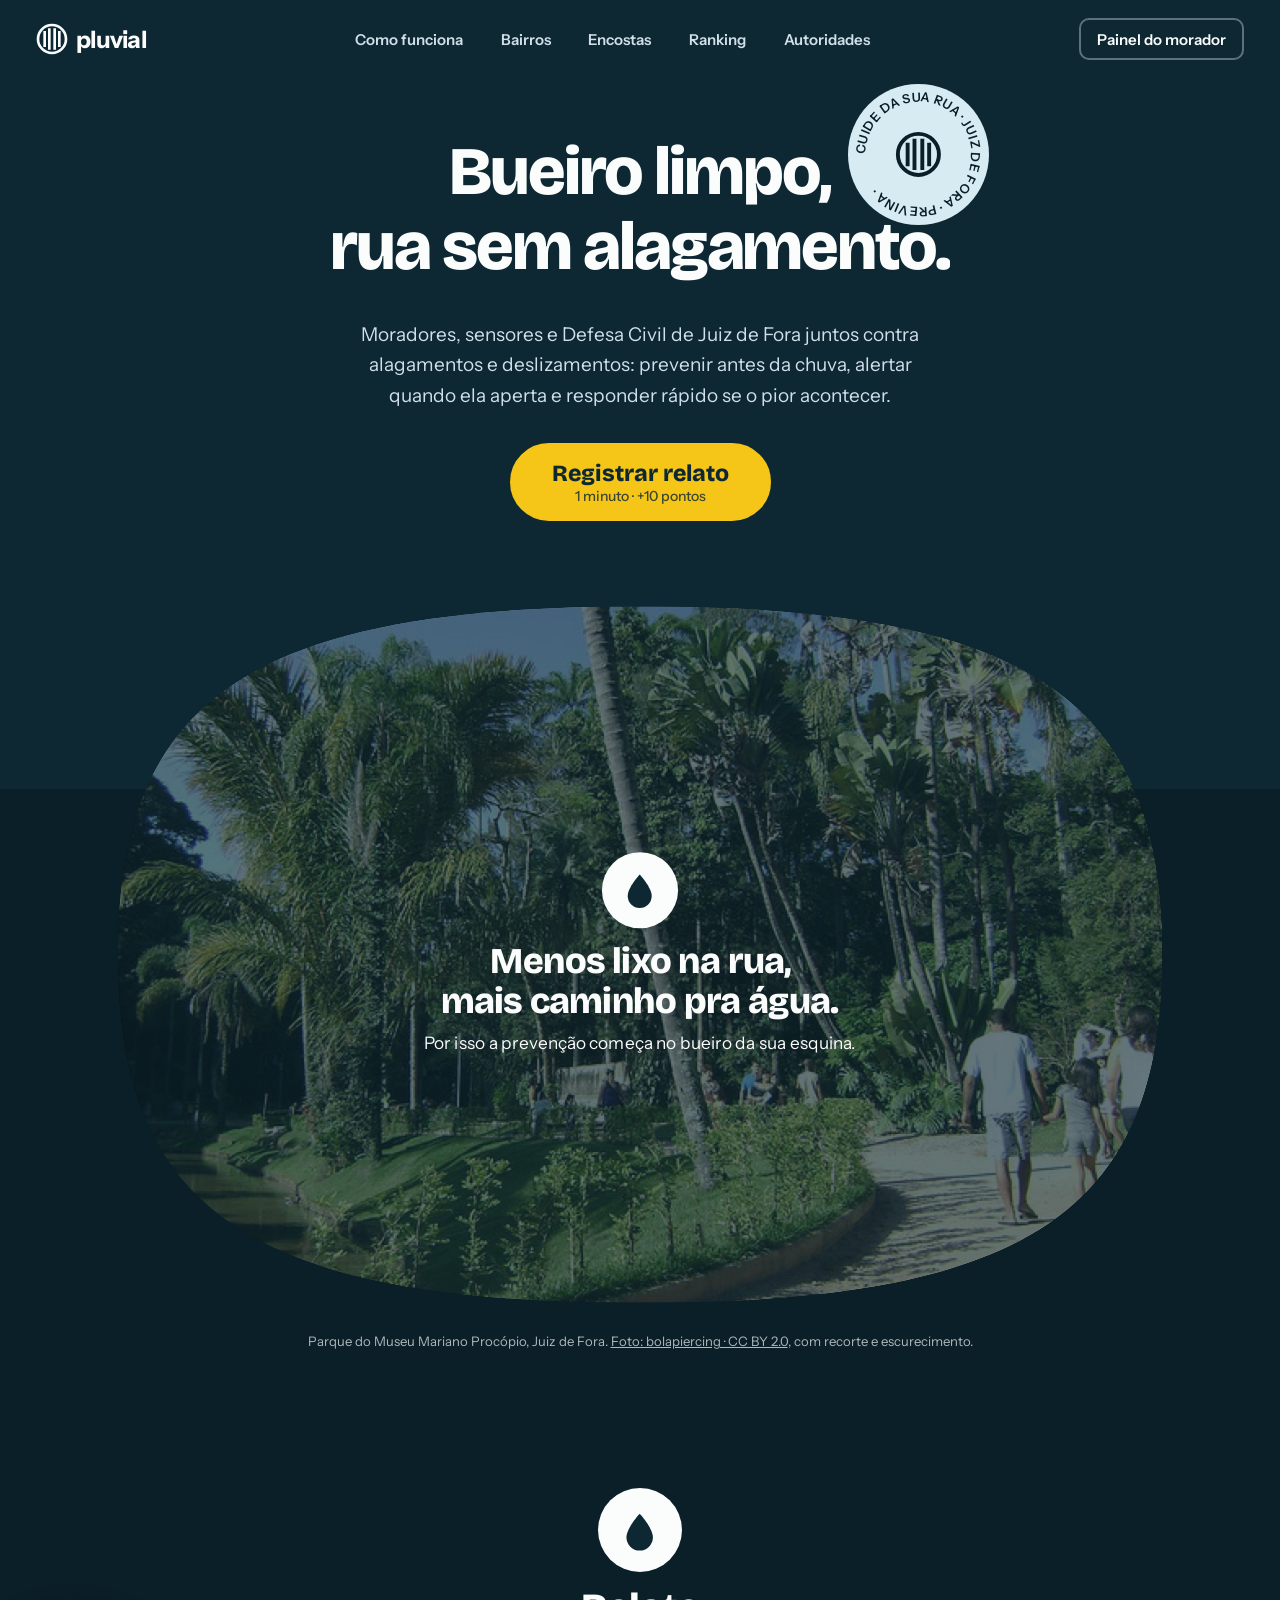
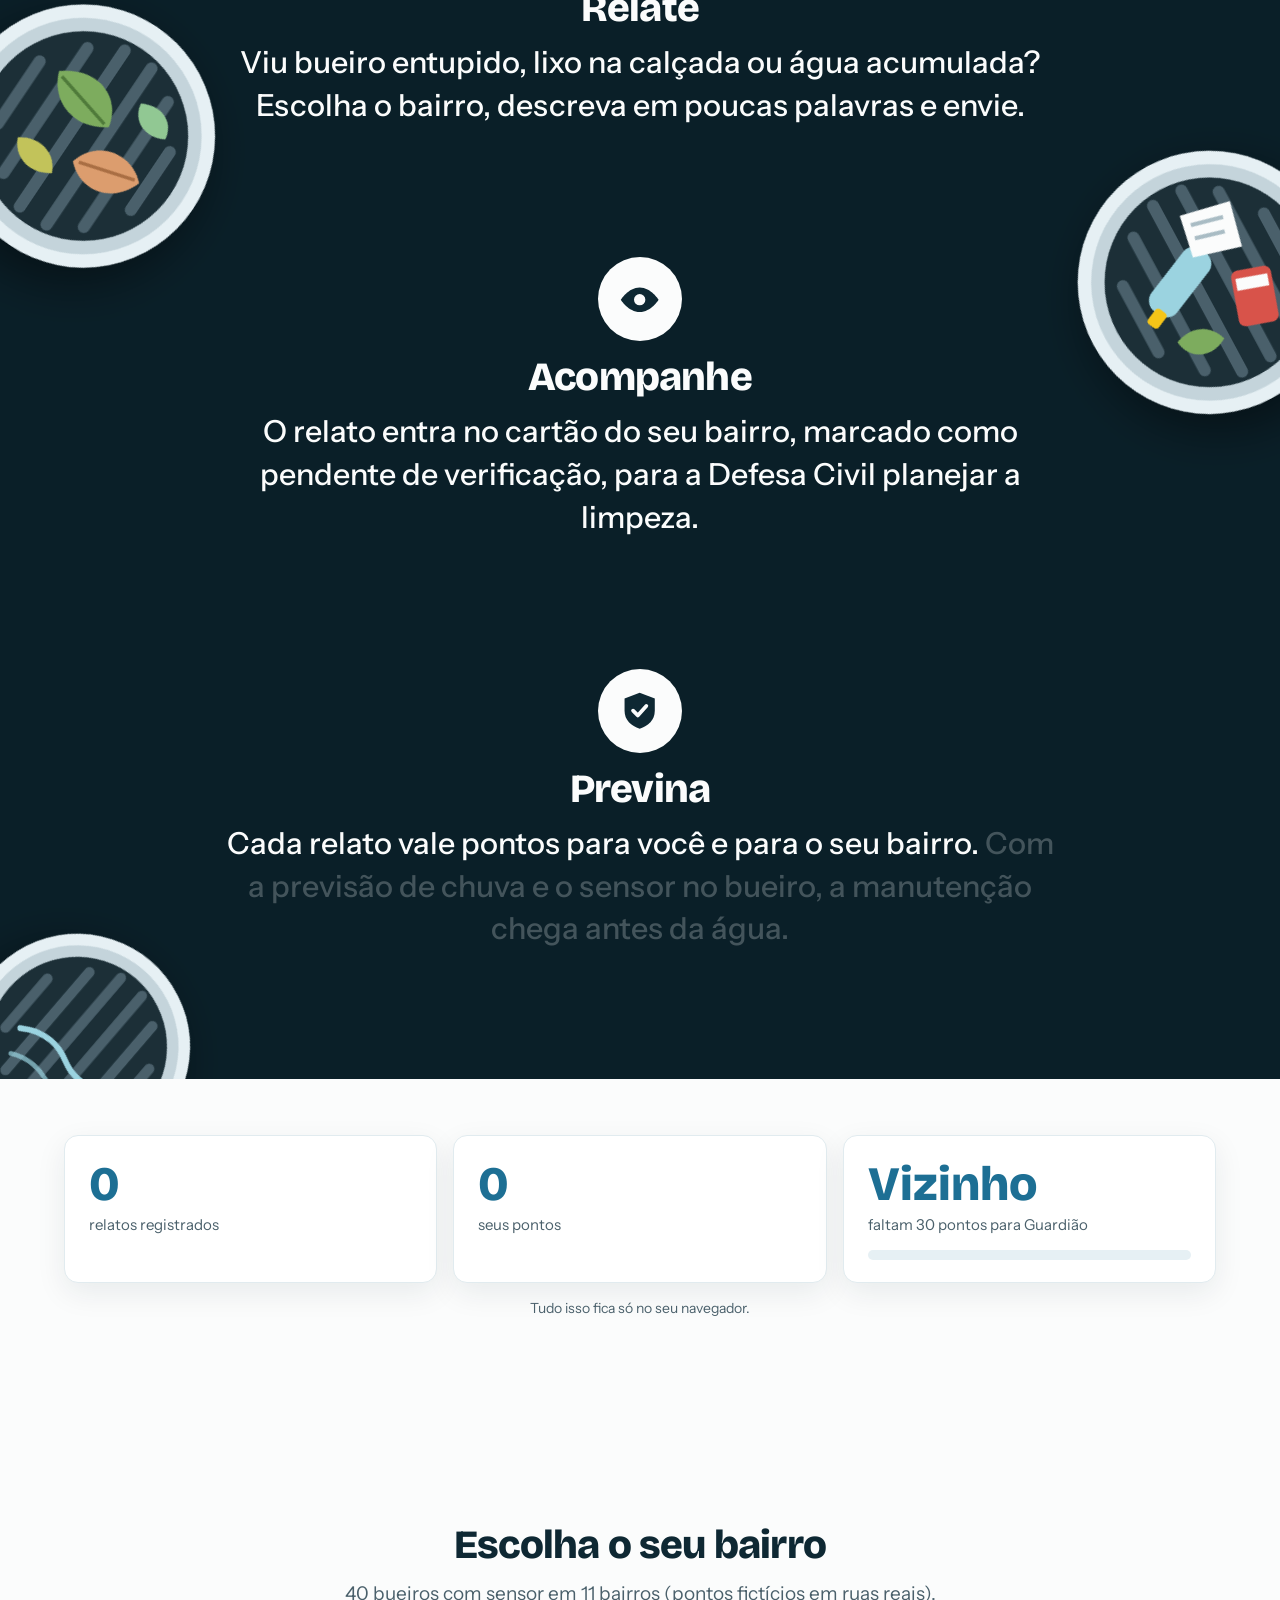
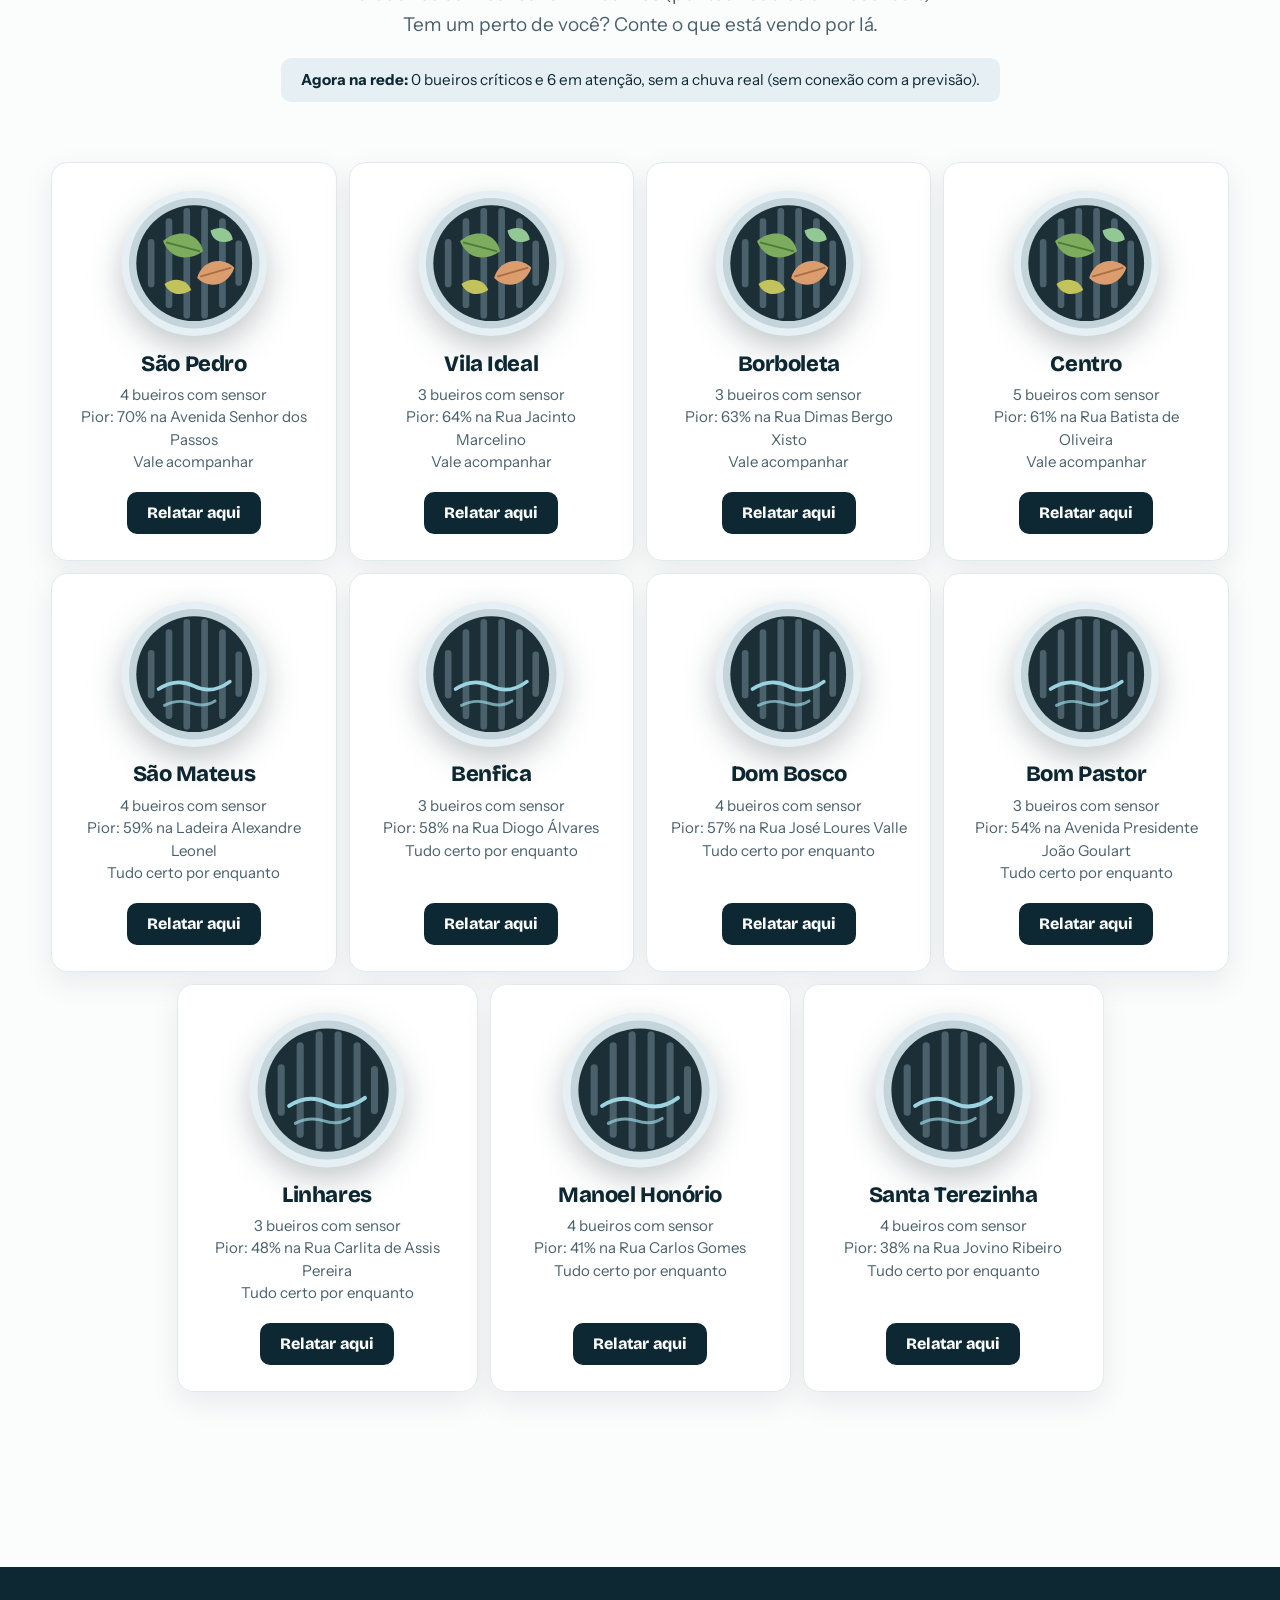
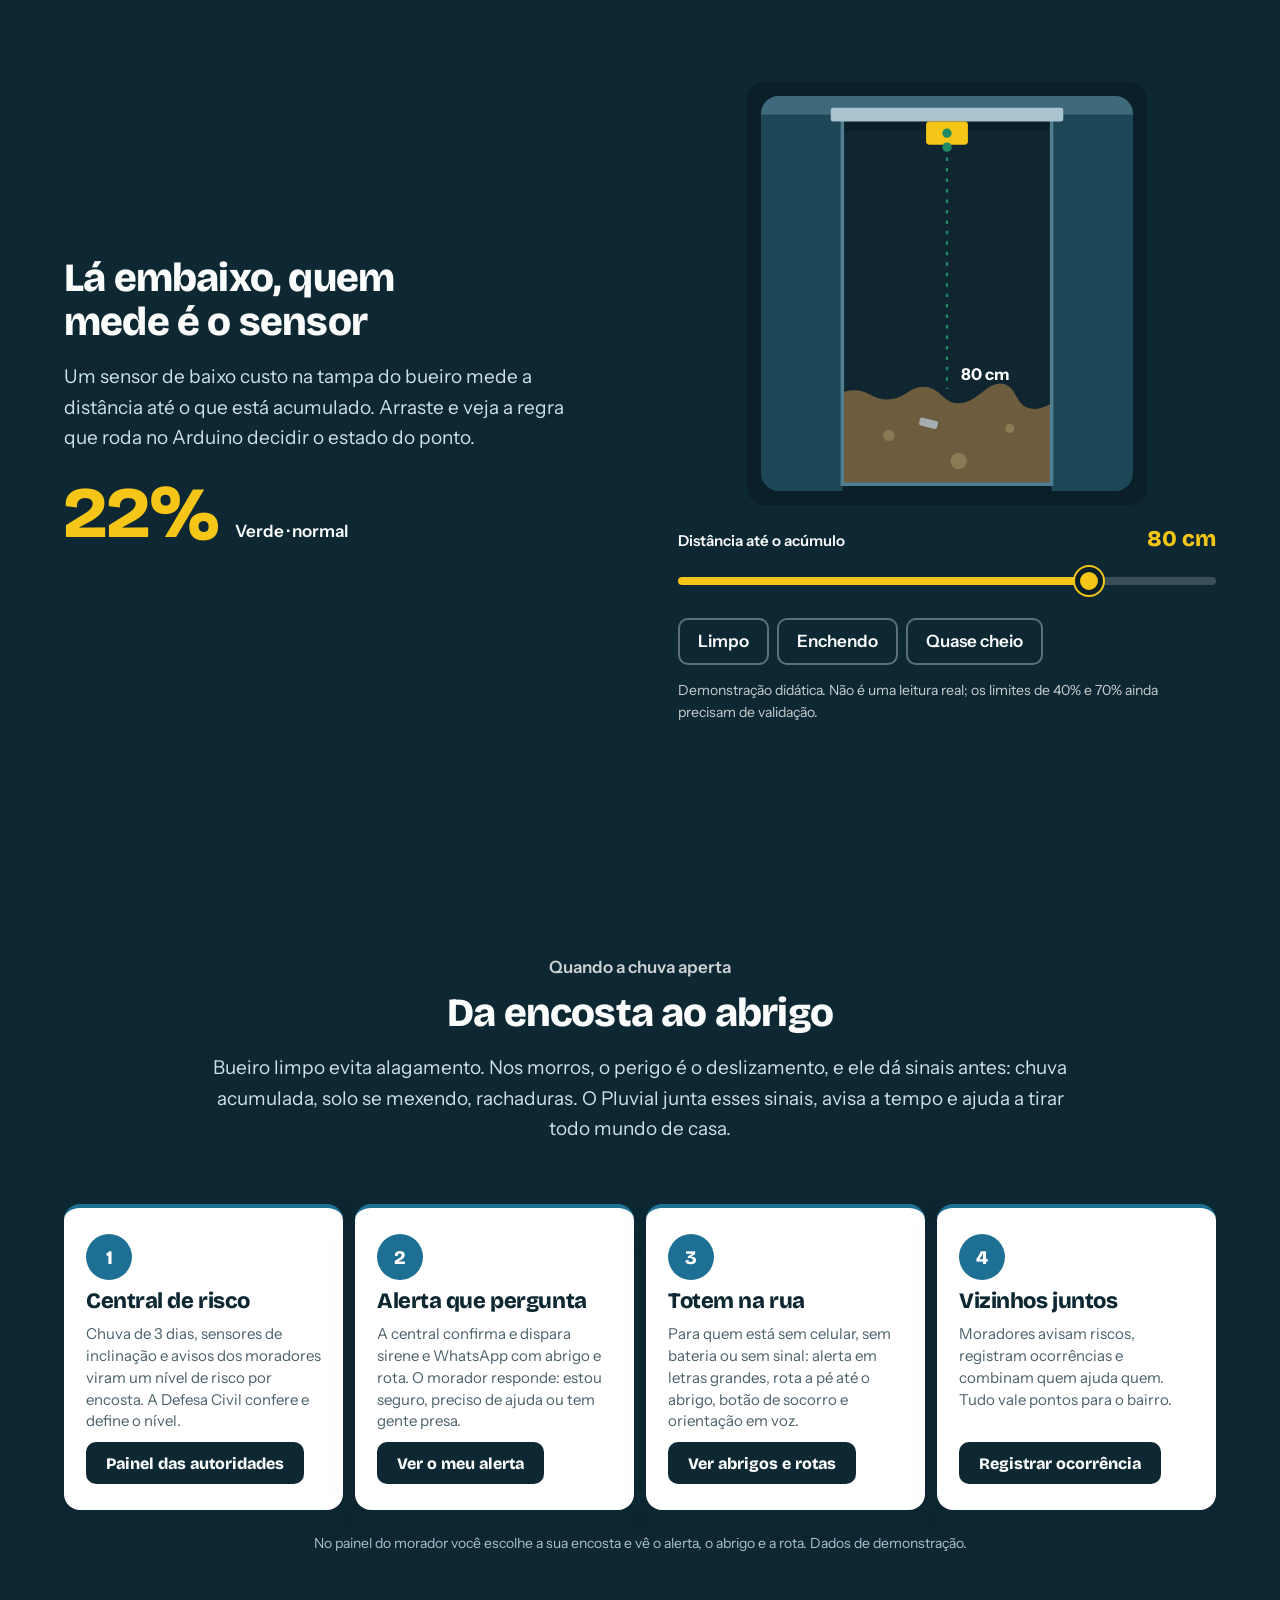
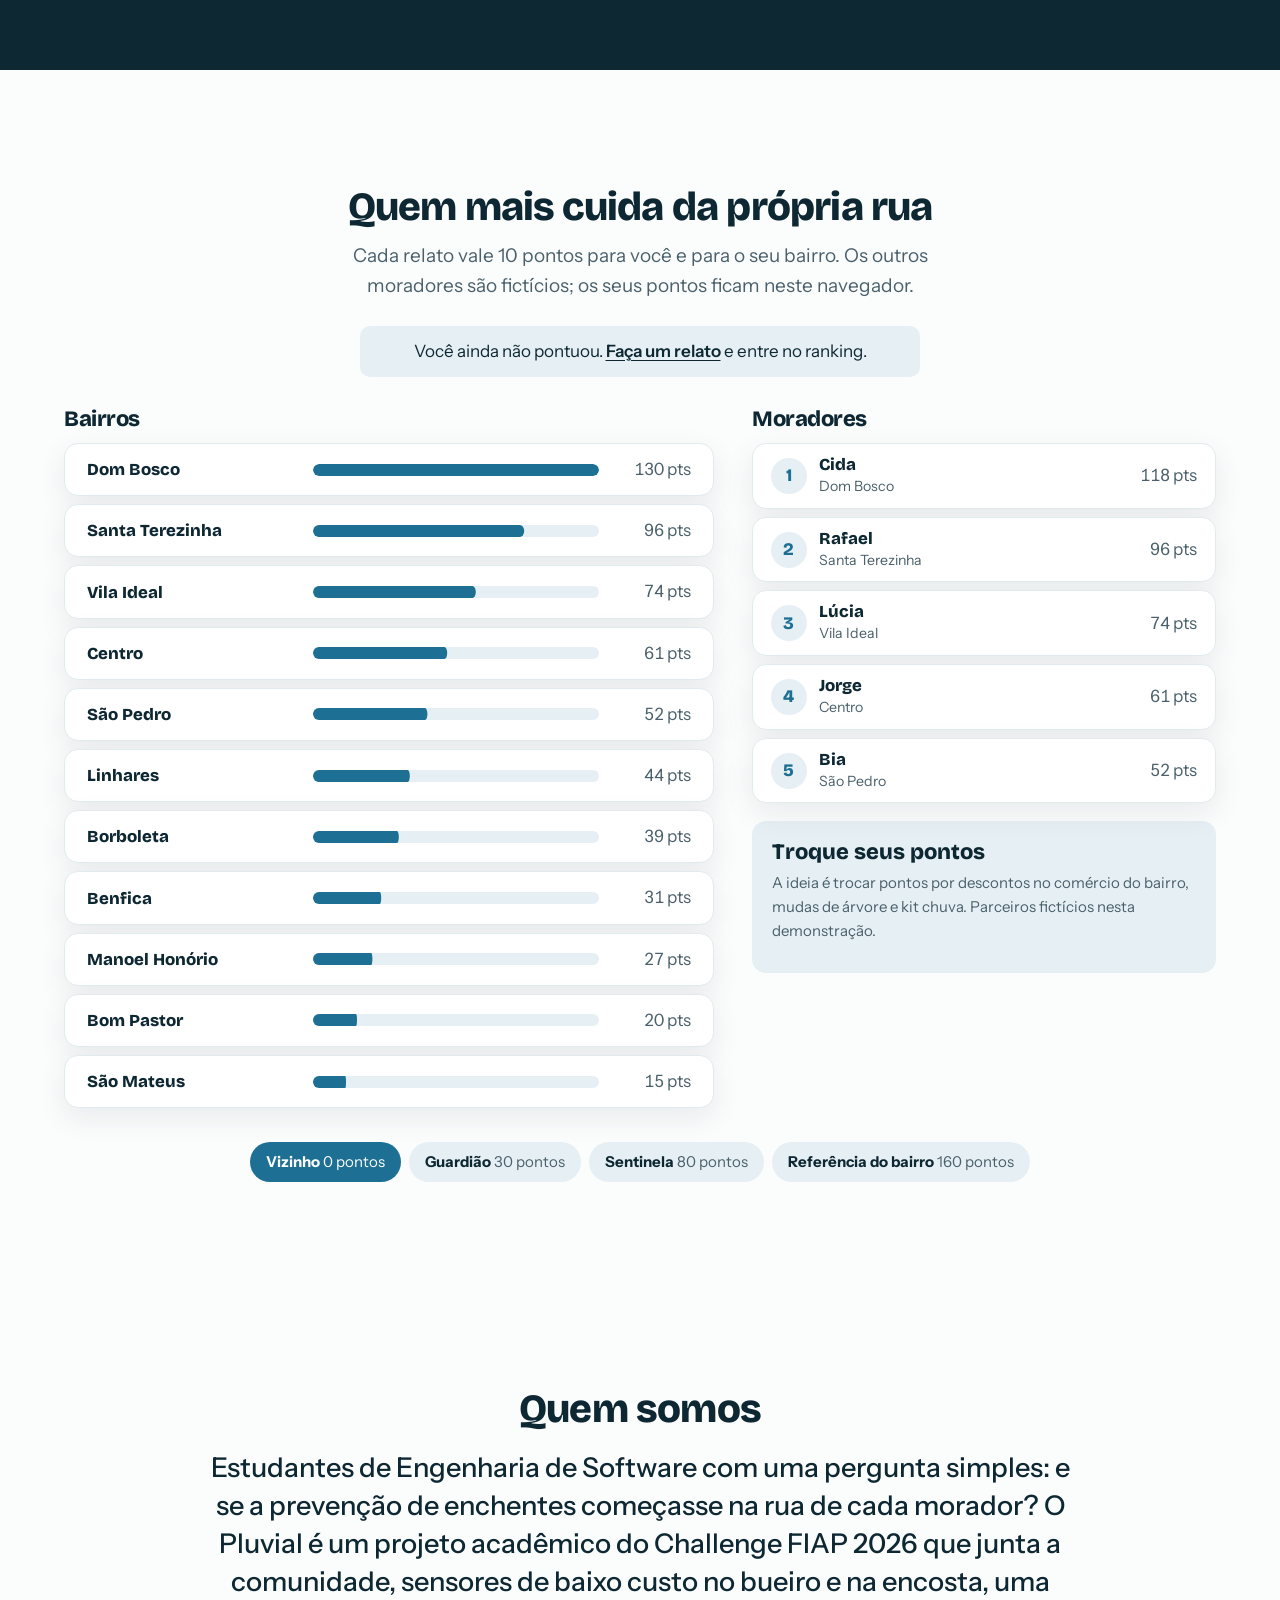
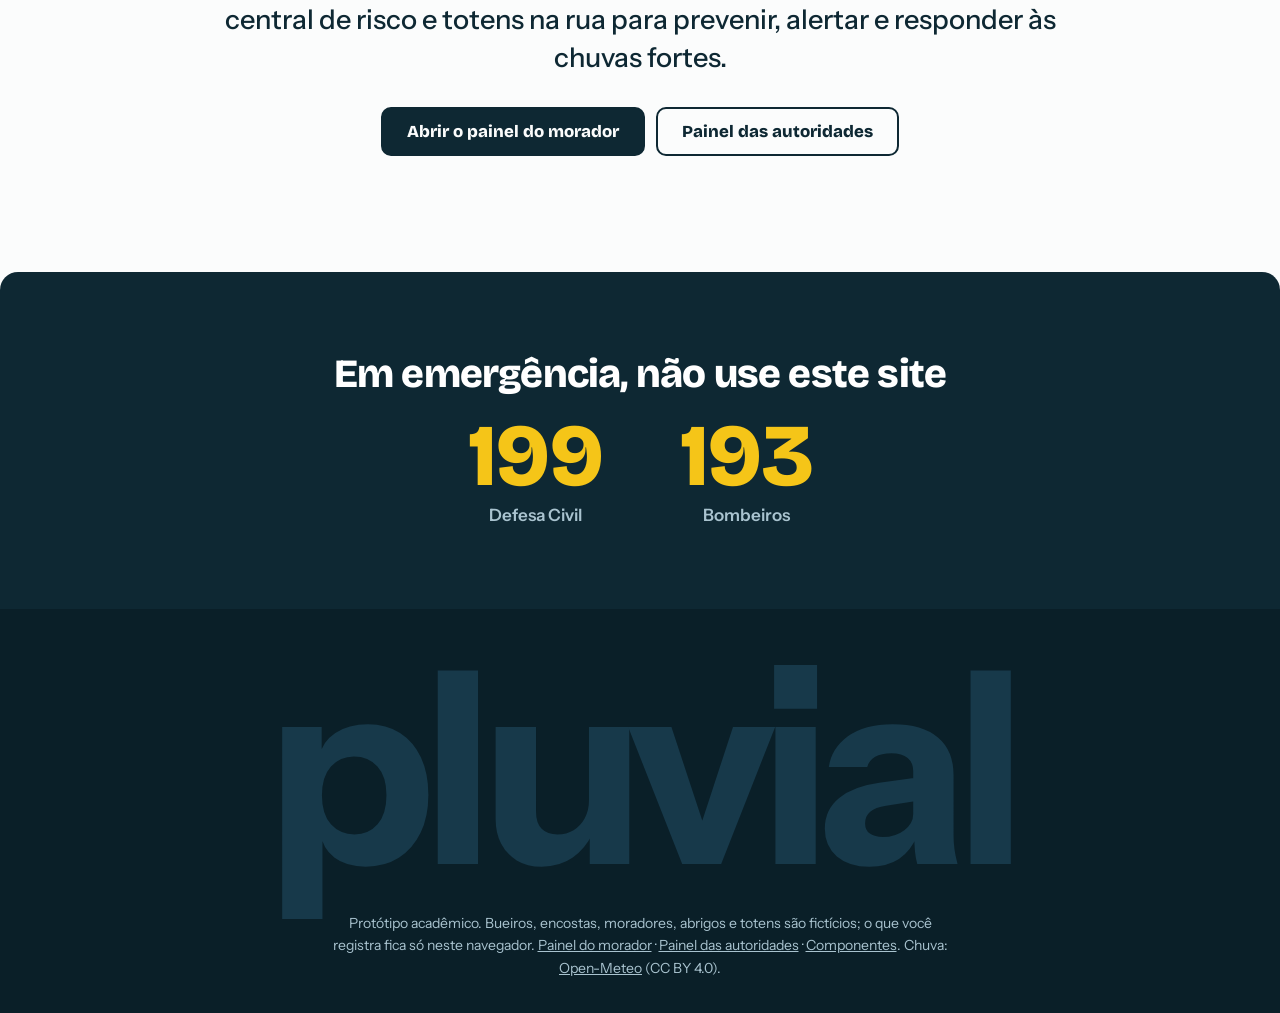
<file: frontend/index.html>
<!doctype html>
<html lang="pt-BR">
  <head>
    <meta charset="utf-8" />
    <meta name="viewport" content="width=device-width,initial-scale=1" />
    <title>Pluvial · Bueiro limpo, rua sem alagamento</title>
    <meta
      name="description"
      content="Pluvial: moradores, sensores e Defesa Civil de Juiz de Fora juntos para prevenir alagamentos e deslizamentos."
    />
    <meta name="theme-color" content="#0e2833" />
    <link rel="icon" href="assets/icone.svg" type="image/svg+xml" />
    <script>
      document.documentElement.classList.add("js");
    </script>
    <link rel="preconnect" href="https://fonts.googleapis.com" />
    <link rel="preconnect" href="https://fonts.gstatic.com" crossorigin />
    <link
      rel="stylesheet"
      href="https://fonts.googleapis.com/css2?family=Bricolage+Grotesque:opsz,wght@12..96,800&family=Instrument+Sans:wght@400;600;700&display=swap"
    />
    <link rel="stylesheet" href="css/base.css" />
    <link rel="stylesheet" href="css/home.css" />
  </head>
  <body>
    <a class="skip" href="#inicio">Ir para o conteúdo</a>
    <svg width="0" height="0" style="position: absolute" aria-hidden="true">
      <defs>
        <clipPath id="sq" clipPathUnits="objectBoundingBox">
          <path d="M.5 0C.87 0 1 .13 1 .5S.87 1 .5 1 0 .87 0 .5.13 0 .5 0Z" />
        </clipPath>
      </defs>
      <symbol id="grate" viewBox="0 0 48 48">
        <circle
          cx="24"
          cy="24"
          r="21"
          fill="none"
          stroke="currentColor"
          stroke-width="4"
        />
        <path
          d="M13 12v24M20 8v32M28 8v32M35 12v24"
          stroke="currentColor"
          stroke-width="4"
        />
      </symbol>
      <symbol id="c-base" viewBox="0 0 200 200">
        <circle cx="100" cy="100" r="98" fill="#e6f0f4" />
        <circle cx="100" cy="100" r="88" fill="#c4d4db" />
        <circle cx="100" cy="100" r="78" fill="#1c2f37" />
        <g stroke="#4a606b" stroke-width="9" stroke-linecap="round">
          <path
            d="M42 72v56M66 44v112M90 30v140M114 30v140M138 44v112M160 74v52"
          />
        </g>
      </symbol>
      <symbol id="c-clean" viewBox="0 0 200 200">
        <use href="#c-base" />
        <path
          d="M52 120q24-16 48-4t48-6"
          fill="none"
          stroke="#9bd3e0"
          stroke-width="5"
          stroke-linecap="round"
        />
        <path
          d="M60 142q18-9 36-3t32-3"
          fill="none"
          stroke="#9bd3e0"
          stroke-width="4"
          stroke-linecap="round"
          opacity=".7"
        />
      </symbol>
      <symbol id="c-leaves" viewBox="0 0 200 200">
        <use href="#c-base" />
        <g>
          <path d="M58 70c24-20 50-8 54 14-22 16-46 8-54-14Z" fill="#7dac5e" />
          <path d="M62 72l46 12" stroke="#4f7a3a" stroke-width="2.5" />
          <path
            d="M104 120c6-24 34-30 50-14-8 24-34 30-50 14Z"
            fill="#dc9d6e"
          />
          <path d="M108 118l42-12" stroke="#a96e43" stroke-width="2.5" />
          <path d="M60 128c14-10 30-6 36 8-14 10-30 6-36-8Z" fill="#c2c35a" />
          <path d="M122 56c14-8 28-2 30 12-14 8-28 2-30-12Z" fill="#91c893" />
        </g>
      </symbol>
      <symbol id="c-trash" viewBox="0 0 200 200">
        <use href="#c-base" />
        <g>
          <rect
            x="52"
            y="78"
            width="58"
            height="24"
            rx="10"
            transform="rotate(-24 80 90)"
            fill="#9bd3e0"
          />
          <rect
            x="42"
            y="88"
            width="14"
            height="10"
            rx="3"
            transform="rotate(-24 80 90)"
            fill="#f5c518"
          />
          <rect
            x="110"
            y="104"
            width="30"
            height="42"
            rx="5"
            transform="rotate(18 125 125)"
            fill="#d8534a"
          />
          <rect
            x="113"
            y="110"
            width="24"
            height="9"
            transform="rotate(18 125 125)"
            fill="#fbfcfc"
          />
          <path d="M104 46l38 8-8 34-36-10Z" fill="#fbfcfc" />
          <path
            d="M108 56l24 6M106 66l22 6"
            stroke="#a9bcc4"
            stroke-width="3"
          />
          <path d="M58 128c14-6 28 0 32 14-12 8-30 4-32-14Z" fill="#7dac5e" />
        </g>
      </symbol>
      <symbol id="i-drop" viewBox="0 0 48 48">
        <path
          d="M24 6s14 15 14 25a14 14 0 0 1-28 0C10 21 24 6 24 6Z"
          fill="currentColor"
        />
      </symbol>
      <symbol id="i-eye" viewBox="0 0 48 48">
        <path
          d="M4 24s8-13 20-13 20 13 20 13-8 13-20 13S4 24 4 24Z"
          fill="currentColor"
        />
        <circle cx="24" cy="24" r="6" fill="var(--badge-bg,#fbfcfc)" />
      </symbol>
      <symbol id="i-shield" viewBox="0 0 48 48">
        <path
          d="M24 5l16 6v13c0 10-7 16-16 19C15 40 8 34 8 24V11Z"
          fill="currentColor"
        />
        <path
          d="M17 24l5 5 9-10"
          fill="none"
          stroke="var(--badge-bg,#fbfcfc)"
          stroke-width="4"
          stroke-linecap="round"
          stroke-linejoin="round"
        />
      </symbol>
    </svg>

    <header class="top">
      <div class="bar">
        <a class="brand" href="index.html" aria-label="pluvial, início"
          ><svg aria-hidden="true"><use href="#grate" /></svg
          ><span>pluvial</span></a
        >
        <button
          type="button"
          class="menu-btn"
          id="menu-btn"
          aria-expanded="false"
          aria-controls="menu"
        >
          <i aria-hidden="true"></i>Menu
        </button>
        <nav id="menu" aria-label="Principal">
          <a href="#como">Como funciona</a><a href="#bairros">Bairros</a
          ><a href="#encostas">Encostas</a><a href="#ranking">Ranking</a
          ><a href="autoridades.html">Autoridades</a
          ><a class="nav-extra" href="morador.html#h-alerta"
            >Painel do morador</a
          >
        </nav>
        <div class="top-r">
          <a class="pill-link" href="morador.html#h-alerta"
            >Painel do morador</a
          >
        </div>
      </div>
    </header>

    <main id="inicio" tabindex="-1">
      <section class="hero">
        <div class="hero-title">
          <h1 aria-label="Bueiro limpo, rua sem alagamento.">
            <span class="ln" aria-hidden="true"><span>Bueiro limpo,</span></span
            ><span class="ln" aria-hidden="true"
              ><span>rua sem alagamento.</span></span
            >
          </h1>
          <a
            class="stamp"
            href="#como"
            aria-label="Ver como funciona"
            id="stamp"
          >
            <svg viewBox="0 0 120 120" aria-hidden="true">
              <defs>
                <path
                  id="ring"
                  d="M60 60m-45 0a45 45 0 1 1 90 0a45 45 0 1 1-90 0"
                />
              </defs>
              <g class="spin">
                <text>
                  <textPath href="#ring">
                    CUIDE DA SUA RUA · JUIZ DE FORA · PREVINA ·
                  </textPath>
                </text>
              </g>
              <use href="#grate" x="40" y="40" width="40" height="40" />
            </svg>
          </a>
        </div>
        <p class="hero-sub">
          Moradores, sensores e Defesa Civil de Juiz de Fora juntos contra
          alagamentos e deslizamentos: prevenir antes da chuva, alertar quando
          ela aperta e responder rápido se o pior acontecer.
        </p>
        <button class="pill big" type="button" data-open-report>
          Registrar relato <small>1 minuto · +10 pontos</small>
        </button>
      </section>

      <section class="show">
        <div class="squircle" id="squircle">
          <img
            src="assets/mariano-procopio.jpg"
            alt=""
            width="1280"
            height="960"
            decoding="async"
            fetchpriority="high"
          />
          <div class="squircle-in">
            <span class="badge-round"
              ><svg aria-hidden="true"><use href="#i-drop" /></svg
            ></span>
            <h2>Menos lixo na rua,<br />mais caminho pra água.</h2>
            <p>Por isso a prevenção começa no bueiro da sua esquina.</p>
          </div>
        </div>
        <p class="credit">
          Parque do Museu Mariano Procópio, Juiz de Fora.
          <a
            href="https://commons.wikimedia.org/wiki/File:Parque_Museu_Mariano_Proc%C3%B3pio,_Juiz_de_Fora_MG.jpg"
            target="_blank"
            rel="noopener noreferrer"
            >Foto: bolapiercing · CC BY 2.0</a
          >, com recorte e escurecimento.
        </p>
      </section>

      <section class="story" id="como">
        <svg class="float f1" data-speed="-.12" aria-hidden="true">
          <use href="#c-leaves" />
        </svg>
        <svg class="float f2" data-speed=".1" aria-hidden="true">
          <use href="#c-trash" />
        </svg>
        <svg class="float f3" data-speed="-.08" aria-hidden="true">
          <use href="#c-clean" />
        </svg>
        <ol class="says">
          <li>
            <span class="badge-round"
              ><svg aria-hidden="true"><use href="#i-drop" /></svg
            ></span>
            <h2>Relate</h2>
            <p class="say">
              Viu bueiro entupido, lixo na calçada ou água acumulada? Escolha o
              bairro, descreva em poucas palavras e envie.
            </p>
          </li>
          <li>
            <span class="badge-round"
              ><svg aria-hidden="true"><use href="#i-eye" /></svg
            ></span>
            <h2>Acompanhe</h2>
            <p class="say">
              O relato entra no cartão do seu bairro, marcado como pendente de
              verificação, para a Defesa Civil planejar a limpeza.
            </p>
          </li>
          <li>
            <span class="badge-round"
              ><svg aria-hidden="true"><use href="#i-shield" /></svg
            ></span>
            <h2>Previna</h2>
            <p class="say">
              Cada relato vale pontos para você e para o seu bairro. Com a
              previsão de chuva e o sensor no bueiro, a manutenção chega antes
              da água.
            </p>
          </li>
        </ol>
      </section>

      <section class="impact" aria-label="Seus números neste navegador">
        <div class="stats" data-reveal>
          <div>
            <strong id="n-rel">0</strong><span>relatos registrados</span>
          </div>
          <div><strong id="n-pts">0</strong><span>seus pontos</span></div>
          <div>
            <strong id="n-lvl">Vizinho</strong
            ><span id="n-next">nível atual</span
            ><span class="lvl-track" aria-hidden="true"
              ><i id="lvl-fill"></i
            ></span>
          </div>
        </div>
        <p class="impact-note">Tudo isso fica só no seu navegador.</p>
      </section>

      <section class="bairros" id="bairros">
        <h2 data-reveal>Escolha o seu bairro</h2>
        <p class="sec-sub" data-reveal>
          40 bueiros com sensor em 11 bairros (pontos fictícios em ruas reais).
          Tem um perto de você? Conte o que está vendo por lá.
        </p>
        <p class="enc-live drain-live" id="drain-live" hidden></p>
        <ul class="cards" id="cards"></ul>
      </section>

      <section class="sensor-sec" id="sensor">
        <div class="sensor-grid" data-sensor>
          <div class="sensor-copy" data-reveal>
            <h2>Lá embaixo, quem mede é o sensor</h2>
            <p>
              Um sensor de baixo custo na tampa do bueiro mede a distância até o
              que está acumulado. Arraste e veja a regra que roda no Arduino
              decidir o estado do ponto.
            </p>
            <div class="sensor-read">
              <strong data-sensor-pct>0%</strong><span data-sensor-state></span>
            </div>
          </div>
          <div class="sensor" data-reveal>
            <div class="art-shell">
              <svg
                class="sensor-art"
                viewBox="0 0 320 340"
                role="img"
                aria-label="Corte de um bueiro com sensor na tampa e material acumulado no fundo"
              >
                <defs>
                  <clipPath id="shaft">
                    <rect x="70" y="30" width="180" height="304" rx="4" />
                  </clipPath>
                </defs>
                <rect class="s-ground" x="0" y="0" width="70" height="340" />
                <rect class="s-ground" x="250" y="0" width="70" height="340" />
                <rect class="s-road" x="0" y="0" width="320" height="16" />
                <g clip-path="url(#shaft)">
                  <rect class="s-air" x="70" y="30" width="180" height="304" />
                  <g data-sensor-fill class="s-fill">
                    <path
                      d="M60 8q18-12 34-3t32-2 30 3 34-3 30 4 40-1V340H60z"
                    />
                    <circle cx="110" cy="40" r="5" />
                    <circle cx="170" cy="62" r="7" />
                    <circle cx="214" cy="34" r="4" />
                    <rect
                      x="136"
                      y="26"
                      width="16"
                      height="7"
                      rx="2"
                      transform="rotate(14 144 30)"
                    />
                  </g>
                </g>
                <path class="s-wall" d="M70 16v318h180V16" fill="none" />
                <rect
                  class="s-lid"
                  x="60"
                  y="10"
                  width="200"
                  height="12"
                  rx="2"
                />
                <rect
                  class="s-box"
                  x="142"
                  y="22"
                  width="36"
                  height="20"
                  rx="3"
                />
                <circle class="s-led" cx="160" cy="32" r="4" />
                <line
                  class="s-beam"
                  data-sensor-beam
                  x1="160"
                  y1="44"
                  x2="160"
                  y2="200"
                />
                <g class="s-echo"><circle cx="160" cy="44" r="4" /></g>
                <text class="s-tag" data-sensor-tag x="172" y="190"></text>
              </svg>
            </div>
            <div class="sensor-ctl">
              <label for="sensor-range"
                >Distância até o acúmulo
                <output data-sensor-out for="sensor-range"></output
              ></label>
              <input
                id="sensor-range"
                data-sensor-range
                type="range"
                min="10"
                max="100"
                step="1"
                value="80"
              />
              <div class="presets">
                <button type="button" data-distance="90">Limpo</button
                ><button type="button" data-distance="50">Enchendo</button
                ><button type="button" data-distance="20">Quase cheio</button>
              </div>
              <p class="fine">
                Demonstração didática. Não é uma leitura real; os limites de 40%
                e 70% ainda precisam de validação.
              </p>
            </div>
          </div>
        </div>
      </section>

      <section class="encostas" id="encostas">
        <div class="enc-head" data-reveal>
          <p class="enc-kick">Quando a chuva aperta</p>
          <h2>Da encosta ao abrigo</h2>
          <p>
            Bueiro limpo evita alagamento. Nos morros, o perigo é o
            deslizamento, e ele dá sinais antes: chuva acumulada, solo se
            mexendo, rachaduras. O Pluvial junta esses sinais, avisa a tempo e
            ajuda a tirar todo mundo de casa.
          </p>
        </div>
        <ol class="enc-steps">
          <li data-reveal style="--d: 0">
            <span class="enc-n">1</span>
            <h3>Central de risco</h3>
            <p>
              Chuva de 3 dias, sensores de inclinação e avisos dos moradores
              viram um nível de risco por encosta. A Defesa Civil confere e
              define o nível.
            </p>
            <a class="pill small" href="autoridades.html#h-niveis"
              >Painel das autoridades</a
            >
          </li>
          <li data-reveal style="--d: 1">
            <span class="enc-n">2</span>
            <h3>Alerta que pergunta</h3>
            <p>
              A central confirma e dispara sirene e WhatsApp com abrigo e rota.
              O morador responde: estou seguro, preciso de ajuda ou tem gente
              presa.
            </p>
            <a class="pill small" href="morador.html#h-alerta"
              >Ver o meu alerta</a
            >
          </li>
          <li data-reveal style="--d: 2">
            <span class="enc-n">3</span>
            <h3>Totem na rua</h3>
            <p>
              Para quem está sem celular, sem bateria ou sem sinal: alerta em
              letras grandes, rota a pé até o abrigo, botão de socorro e
              orientação em voz.
            </p>
            <a class="pill small" href="morador.html#h-mapa"
              >Ver abrigos e rotas</a
            >
          </li>
          <li data-reveal style="--d: 3">
            <span class="enc-n">4</span>
            <h3>Vizinhos juntos</h3>
            <p>
              Moradores avisam riscos, registram ocorrências e combinam quem
              ajuda quem. Tudo vale pontos para o bairro.
            </p>
            <a class="pill small" href="morador.html#h-oc"
              >Registrar ocorrência</a
            >
          </li>
        </ol>
        <p class="enc-note">
          No painel do morador você escolhe a sua encosta e vê o alerta, o
          abrigo e a rota. Dados de demonstração.
        </p>
      </section>

      <section class="rank-sec" id="ranking">
        <h2 data-reveal>Quem mais cuida da própria rua</h2>
        <p class="sec-sub" data-reveal>
          Cada relato vale 10 pontos para você e para o seu bairro. Os outros
          moradores são fictícios; os seus pontos ficam neste navegador.
        </p>
        <p class="rank-empty" id="rank-empty">
          Você ainda não pontuou.
          <button type="button" class="link" data-open-report>
            Faça um relato
          </button>
          e entre no ranking.
        </p>
        <div class="rank-two">
          <div>
            <h3 class="rank-t">Bairros</h3>
            <ol class="rank" id="rank"></ol>
          </div>
          <div>
            <h3 class="rank-t">Moradores</h3>
            <ol class="people" id="top-people"></ol>
            <div class="swap">
              <b>Troque seus pontos</b>
              <p>
                A ideia é trocar pontos por descontos no comércio do bairro,
                mudas de árvore e kit chuva. Parceiros fictícios nesta
                demonstração.
              </p>
            </div>
          </div>
        </div>
        <ul class="levels">
          <li data-level="0"><b>Vizinho</b> 0 pontos</li>
          <li data-level="30"><b>Guardião</b> 30 pontos</li>
          <li data-level="80"><b>Sentinela</b> 80 pontos</li>
          <li data-level="160"><b>Referência do bairro</b> 160 pontos</li>
        </ul>
      </section>

      <section class="quem">
        <svg class="float f4" data-speed="-.1" aria-hidden="true">
          <use href="#c-clean" />
        </svg>
        <h2 data-reveal>Quem somos</h2>
        <p class="say">
          Estudantes de Engenharia de Software com uma pergunta simples: e se a
          prevenção de enchentes começasse na rua de cada morador? O Pluvial é
          um projeto acadêmico do Challenge FIAP 2026 que junta a comunidade,
          sensores de baixo custo no bueiro e na encosta, uma central de risco e
          totens na rua para prevenir, alertar e responder às chuvas fortes.
        </p>
        <a class="pill" href="morador.html#h-alerta"
          >Abrir o painel do morador</a
        >
        <a class="pill outline" href="autoridades.html"
          >Painel das autoridades</a
        >
      </section>

      <section class="sos">
        <h2>Em emergência, não use este site</h2>
        <div class="sos-nums">
          <a href="tel:199"><strong>199</strong><span>Defesa Civil</span></a
          ><a href="tel:193"><strong>193</strong><span>Bombeiros</span></a>
        </div>
      </section>
    </main>

    <footer class="foot">
      <p class="foot-mark" aria-hidden="true">pluvial</p>
      <p class="foot-note">
        Protótipo acadêmico. Bueiros, encostas, moradores, abrigos e totens são
        fictícios; o que você registra fica só neste navegador.
        <a href="morador.html">Painel do morador</a> ·
        <a href="autoridades.html">Painel das autoridades</a> ·
        <a href="componentes.html">Componentes</a>. Chuva:
        <a
          href="https://open-meteo.com/"
          target="_blank"
          rel="noopener noreferrer"
          >Open-Meteo</a
        >
        (CC BY 4.0).
      </p>
    </footer>

    <dialog id="dlg" aria-labelledby="dlg-t">
      <form id="form" novalidate>
        <h2 id="dlg-t">O que você viu na rua?</h2>
        <fieldset class="chips">
          <legend class="sr">Tipo de problema</legend>
          <label
            ><input
              type="radio"
              name="tipo"
              value="Bueiro entupido"
              required
              checked
            /><span>Bueiro entupido</span></label
          >
          <label
            ><input type="radio" name="tipo" value="Lixo acumulado" /><span
              >Lixo acumulado</span
            ></label
          >
          <label
            ><input type="radio" name="tipo" value="Água acumulada" /><span
              >Água acumulada</span
            ></label
          >
          <label
            ><input type="radio" name="tipo" value="Outro problema" /><span
              >Outro problema</span
            ></label
          >
        </fieldset>
        <label for="r-bairro">Bairro</label
        ><select id="r-bairro" name="bairro" required></select>
        <label for="r-local">Local de referência</label
        ><input
          id="r-local"
          name="local"
          maxlength="150"
          required
          placeholder="Rua, número ou ponto de referência"
          autocomplete="off"
          aria-describedby="r-local-erro"
        />
        <small class="erro-campo" id="r-local-erro"></small>
        <label for="r-texto">Detalhes</label
        ><textarea
          id="r-texto"
          name="texto"
          rows="3"
          maxlength="600"
          required
          placeholder="Descreva a situação em poucas palavras"
          aria-describedby="r-texto-ajuda r-texto-erro"
        ></textarea>
        <small class="ajuda" id="r-texto-ajuda"
          >Pelo menos 10 caracteres.</small
        >
        <small class="erro-campo" id="r-texto-erro"></small>
        <div class="actions">
          <button class="primary" type="submit">Enviar relato</button
          ><button type="button" class="ghost" id="cancel">Cancelar</button>
        </div>
      </form>
    </dialog>
    <div id="toast" role="status"></div>
    <script src="js/core.js" defer></script>
    <script src="js/sensor.js" defer></script>
    <script src="js/bueiros.js" defer></script>
    <script src="js/home.js" defer></script>
    <script src="js/community.js" defer></script>
  </body>
</html>
</file>
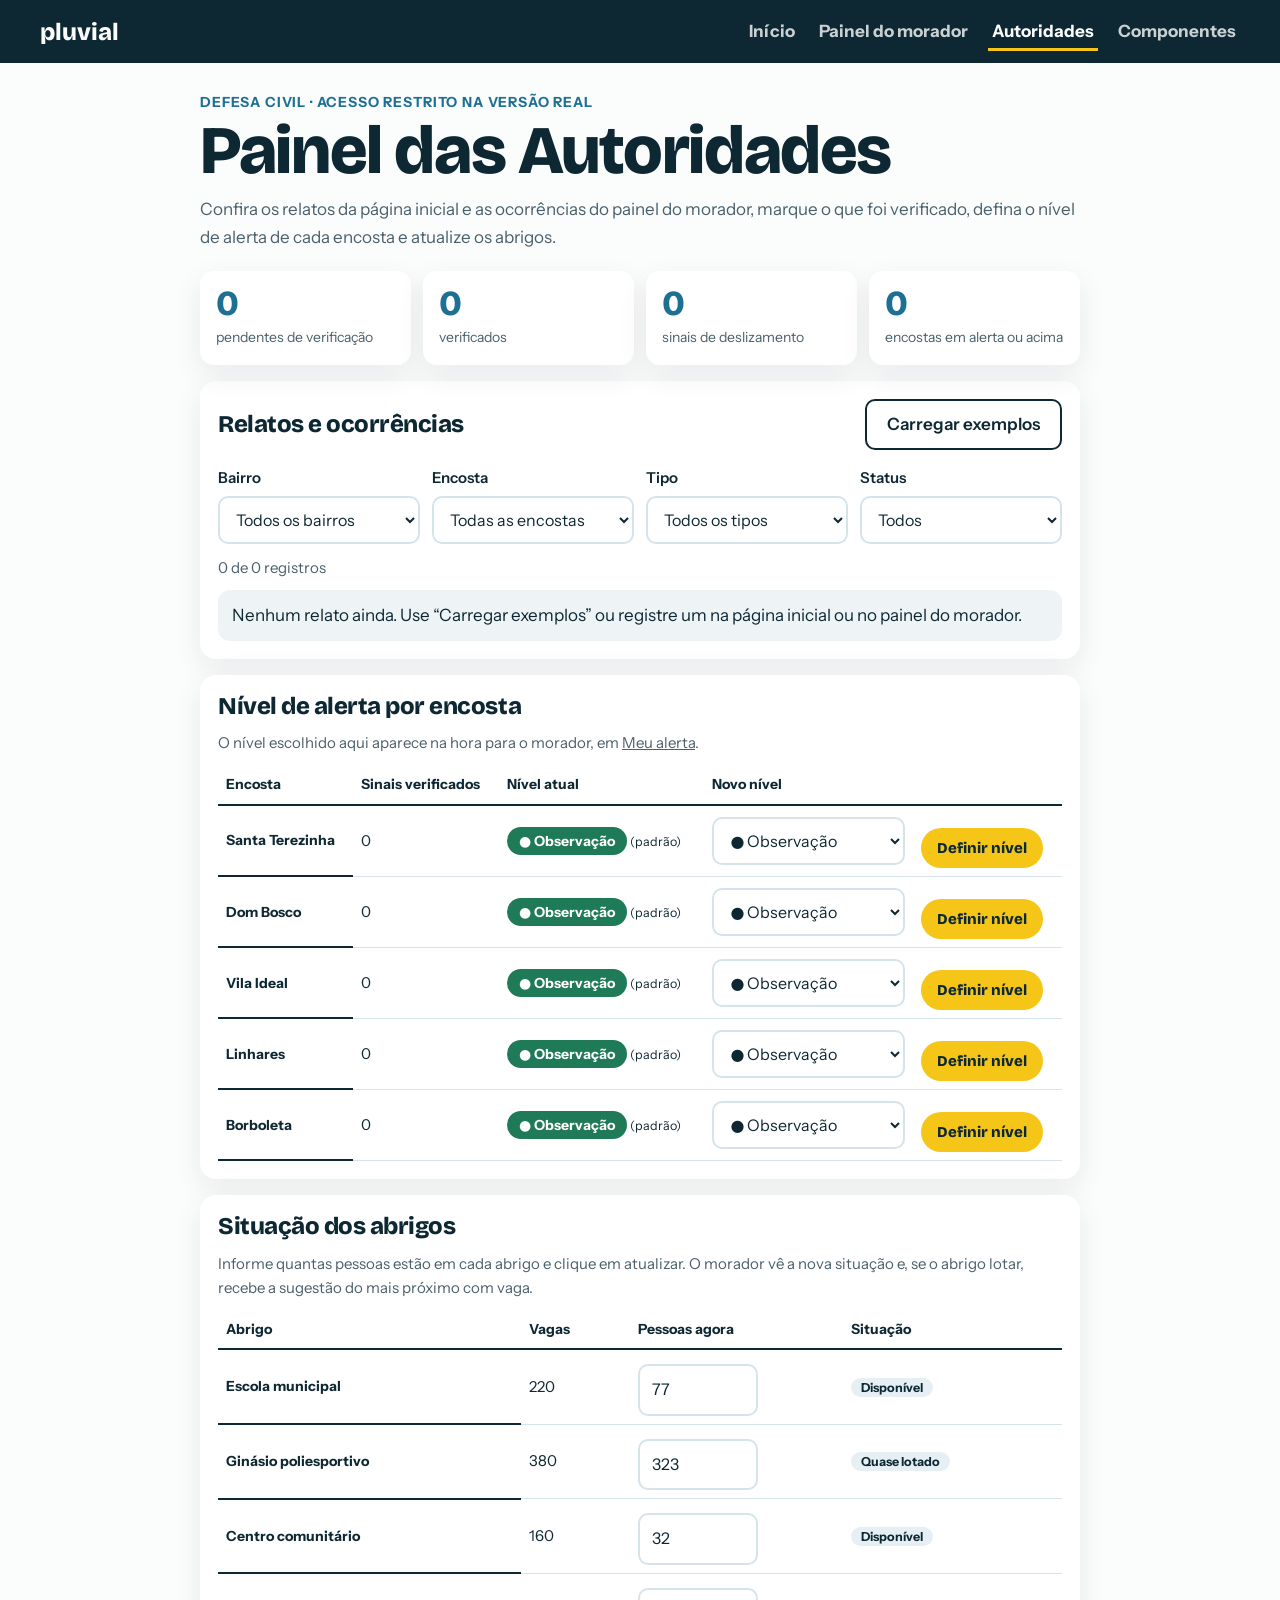
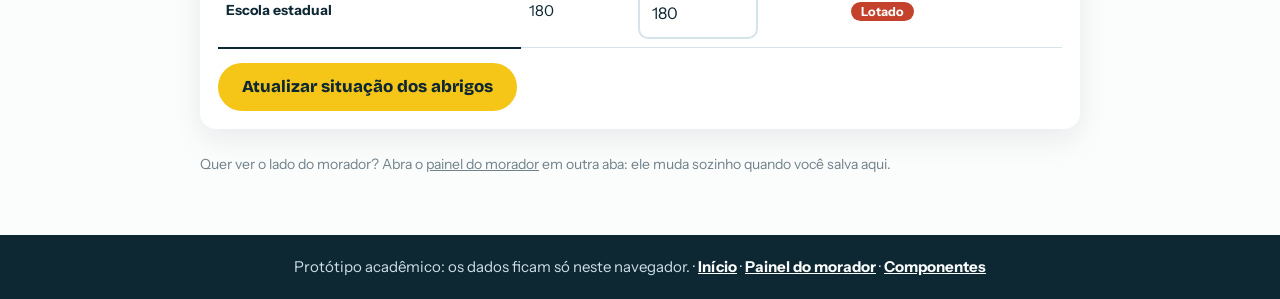
<file: frontend/autoridades.html>
<!doctype html>
<html lang="pt-BR">
  <head>
    <meta charset="utf-8" />
    <meta name="viewport" content="width=device-width,initial-scale=1" />
    <title>Pluvial · Painel das Autoridades</title>
    <meta
      name="description"
      content="Pluvial: painel da Defesa Civil para verificar relatos e ocorrências, definir o nível de alerta das encostas e atualizar os abrigos (demonstração)."
    />
    <meta name="theme-color" content="#0e2833" />
    <link rel="icon" href="assets/icone.svg" type="image/svg+xml" />
    <link rel="preconnect" href="https://fonts.googleapis.com" />
    <link rel="preconnect" href="https://fonts.gstatic.com" crossorigin />
    <link
      rel="stylesheet"
      href="https://fonts.googleapis.com/css2?family=Bricolage+Grotesque:opsz,wght@12..96,800&family=Instrument+Sans:wght@400;600;700&display=swap"
    />
    <link rel="stylesheet" href="css/base.css" />
    <link rel="stylesheet" href="css/autoridades.css" />
  </head>
  <body class="mor">
    <a class="skip" href="#conteudo">Ir para o conteúdo</a>
    <header class="mtop">
      <a class="brand" href="index.html" aria-label="pluvial, página inicial"
        >pluvial</a
      >
      <nav aria-label="Principal">
        <a href="index.html">Início</a
        ><a href="morador.html">Painel do morador</a
        ><a href="autoridades.html" aria-current="page">Autoridades</a
        ><a href="componentes.html">Componentes</a>
      </nav>
    </header>

    <main id="conteudo" class="mwrap" tabindex="-1">
      <p class="kicker">Defesa Civil · acesso restrito na versão real</p>
      <h1>Painel das Autoridades</h1>
      <p class="lead">
        Confira os relatos da página inicial e as ocorrências do painel do
        morador, marque o que foi verificado, defina o nível de alerta de cada
        encosta e atualize os abrigos.
      </p>

      <section class="resumo" aria-label="Resumo">
        <div class="kpi">
          <strong id="k-pend">0</strong><span>pendentes de verificação</span>
        </div>
        <div class="kpi">
          <strong id="k-verif">0</strong><span>verificados</span>
        </div>
        <div class="kpi">
          <strong id="k-desl">0</strong><span>sinais de deslizamento</span>
        </div>
        <div class="kpi">
          <strong id="k-max">0</strong><span>encostas em alerta ou acima</span>
        </div>
      </section>

      <section class="card" aria-labelledby="h-relatos">
        <div class="head">
          <h2 id="h-relatos">Relatos e ocorrências</h2>
          <button type="button" class="ghost" id="b-exemplos">
            Carregar exemplos
          </button>
        </div>
        <div class="filtros">
          <div>
            <label for="f-bairro">Bairro</label
            ><select id="f-bairro">
              <option value="">Todos os bairros</option>
            </select>
          </div>
          <div>
            <label for="f-encosta">Encosta</label
            ><select id="f-encosta">
              <option value="">Todas as encostas</option>
            </select>
          </div>
          <div>
            <label for="f-tipo">Tipo</label
            ><select id="f-tipo">
              <option value="">Todos os tipos</option>
            </select>
          </div>
          <div>
            <label for="f-status">Status</label
            ><select id="f-status">
              <option value="">Todos</option>
              <option value="pendente">Pendente</option>
              <option value="verificado">Verificado</option>
            </select>
          </div>
        </div>
        <p class="contagem" id="contagem" aria-live="polite"></p>
        <ul class="lista" id="lista"></ul>
      </section>

      <section class="card" aria-labelledby="h-niveis">
        <h2 id="h-niveis">Nível de alerta por encosta</h2>
        <p class="nota">
          O nível escolhido aqui aparece na hora para o morador, em
          <a href="morador.html#h-alerta">Meu alerta</a>.
        </p>
        <div class="tabela-wrap">
          <table class="tabela">
            <thead>
              <tr>
                <th scope="col">Encosta</th>
                <th scope="col">Sinais verificados</th>
                <th scope="col">Nível atual</th>
                <th scope="col">Novo nível</th>
                <th scope="col"><span class="sr">Ação</span></th>
              </tr>
            </thead>
            <tbody id="tb-niveis"></tbody>
          </table>
        </div>
      </section>

      <section class="card" aria-labelledby="h-abr">
        <h2 id="h-abr">Situação dos abrigos</h2>
        <p class="nota">
          Informe quantas pessoas estão em cada abrigo e clique em atualizar. O
          morador vê a nova situação e, se o abrigo lotar, recebe a sugestão do
          mais próximo com vaga.
        </p>
        <div class="tabela-wrap">
          <table class="tabela">
            <thead>
              <tr>
                <th scope="col">Abrigo</th>
                <th scope="col">Vagas</th>
                <th scope="col">Pessoas agora</th>
                <th scope="col">Situação</th>
              </tr>
            </thead>
            <tbody id="tb-abrigos"></tbody>
          </table>
        </div>
        <button type="button" class="primary" id="b-abrigos">
          Atualizar situação dos abrigos
        </button>
      </section>

      <p class="fine">
        Quer ver o lado do morador? Abra o
        <a href="morador.html#h-alerta">painel do morador</a> em outra aba: ele
        muda sozinho quando você salva aqui.
      </p>
    </main>

    <footer class="mfoot">
      Protótipo acadêmico: os dados ficam só neste navegador. ·
      <a href="index.html">Início</a> ·
      <a href="morador.html">Painel do morador</a> ·
      <a href="componentes.html">Componentes</a>
    </footer>

    <script src="js/risco.js" defer></script>
    <script src="js/autoridades.js" defer></script>
  </body>
</html>
</file>
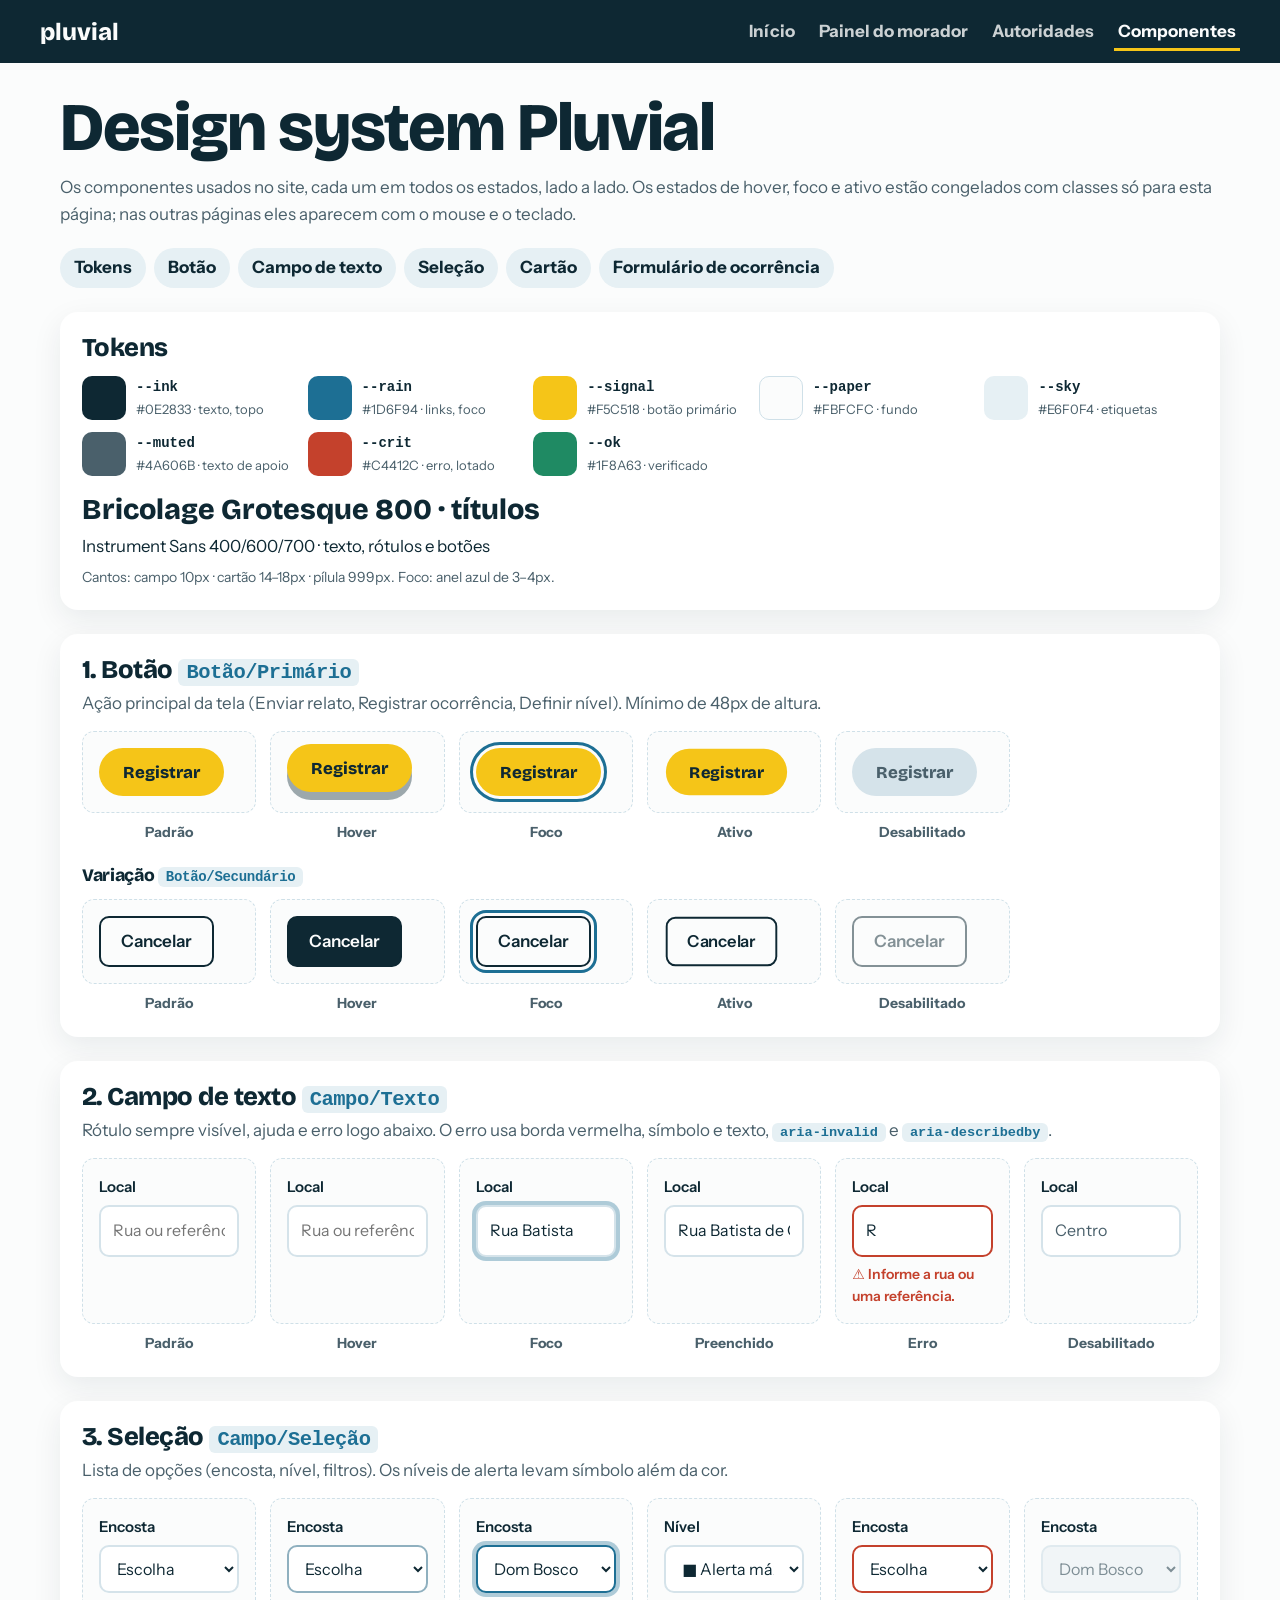
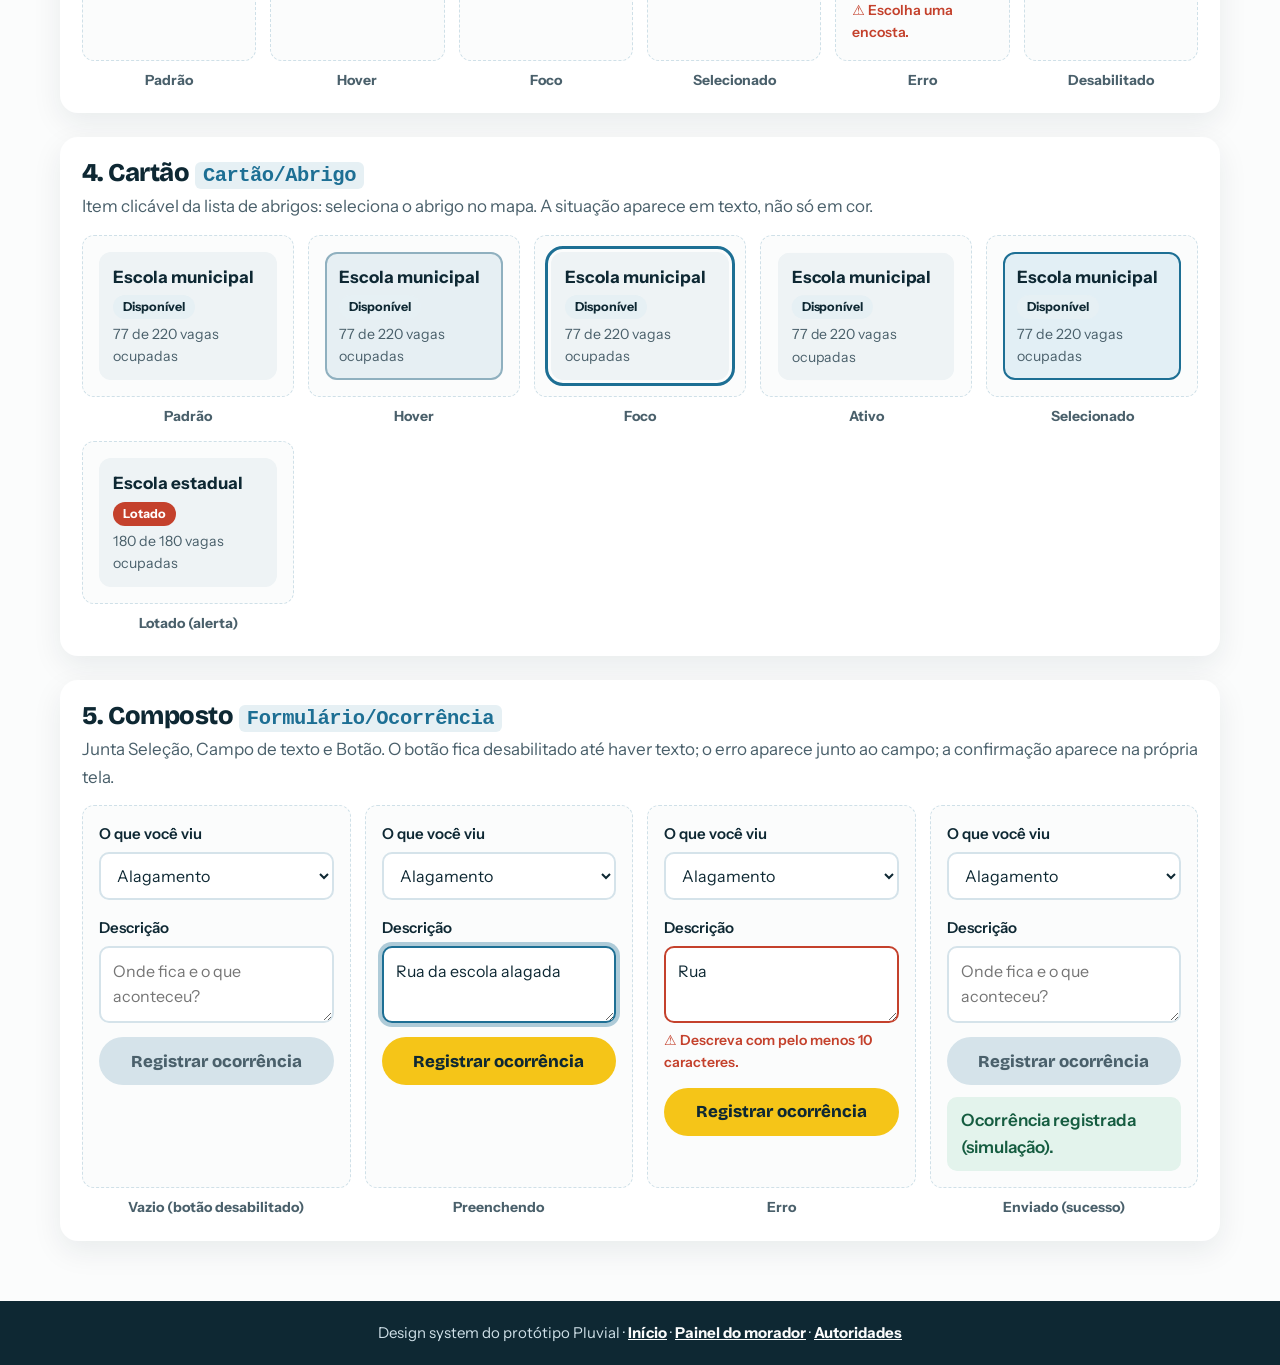
<file: frontend/componentes.html>
<!doctype html>
<html lang="pt-BR">
  <head>
    <meta charset="utf-8" />
    <meta name="viewport" content="width=device-width,initial-scale=1" />
    <title>Pluvial · Componentes</title>
    <meta
      name="description"
      content="Pluvial: design system com os componentes do site em todos os estados, lado a lado."
    />
    <meta name="theme-color" content="#0e2833" />
    <link rel="icon" href="assets/icone.svg" type="image/svg+xml" />
    <link rel="preconnect" href="https://fonts.googleapis.com" />
    <link rel="preconnect" href="https://fonts.gstatic.com" crossorigin />
    <link
      rel="stylesheet"
      href="https://fonts.googleapis.com/css2?family=Bricolage+Grotesque:opsz,wght@12..96,800&family=Instrument+Sans:wght@400;600;700&display=swap"
    />
    <link rel="stylesheet" href="css/componentes.css" />
  </head>
  <body class="mor">
    <a class="skip" href="#conteudo">Ir para o conteúdo</a>
    <header class="mtop">
      <a class="brand" href="index.html" aria-label="pluvial, página inicial"
        >pluvial</a
      >
      <nav aria-label="Principal">
        <a href="index.html">Início</a
        ><a href="morador.html">Painel do morador</a
        ><a href="autoridades.html">Autoridades</a
        ><a href="componentes.html" aria-current="page">Componentes</a>
      </nav>
    </header>

    <main id="conteudo" class="mwrap comp-wrap" tabindex="-1">
      <h1>Design system Pluvial</h1>
      <p class="lead">
        Os componentes usados no site, cada um em todos os estados, lado a lado.
        Os estados de hover, foco e ativo estão congelados com classes só para
        esta página; nas outras páginas eles aparecem com o mouse e o teclado.
      </p>
      <nav class="indice" aria-label="Nesta página">
        <a href="#tokens">Tokens</a><a href="#c-botao">Botão</a
        ><a href="#c-campo">Campo de texto</a><a href="#c-selecao">Seleção</a
        ><a href="#c-cartao">Cartão</a
        ><a href="#c-form">Formulário de ocorrência</a>
      </nav>

      <section class="comp" aria-labelledby="tokens">
        <h2 id="tokens">Tokens</h2>
        <ul class="swatches">
          <li>
            <i style="background: #0e2833"></i><b>--ink</b
            ><span>#0E2833 · texto, topo</span>
          </li>
          <li>
            <i style="background: #1d6f94"></i><b>--rain</b
            ><span>#1D6F94 · links, foco</span>
          </li>
          <li>
            <i style="background: #f5c518"></i><b>--signal</b
            ><span>#F5C518 · botão primário</span>
          </li>
          <li>
            <i style="background: #fbfcfc; border: 1px solid #cfe0e8"></i
            ><b>--paper</b><span>#FBFCFC · fundo</span>
          </li>
          <li>
            <i style="background: #e6f0f4"></i><b>--sky</b
            ><span>#E6F0F4 · etiquetas</span>
          </li>
          <li>
            <i style="background: #4a606b"></i><b>--muted</b
            ><span>#4A606B · texto de apoio</span>
          </li>
          <li>
            <i style="background: #c4412c"></i><b>--crit</b
            ><span>#C4412C · erro, lotado</span>
          </li>
          <li>
            <i style="background: #1f8a63"></i><b>--ok</b
            ><span>#1F8A63 · verificado</span>
          </li>
        </ul>
        <div class="tipos">
          <p class="t-display">Bricolage Grotesque 800 · títulos</p>
          <p class="t-text">
            Instrument Sans 400/600/700 · texto, rótulos e botões
          </p>
          <p class="t-meta">
            Cantos: campo 10px · cartão 14–18px · pílula 999px. Foco: anel azul
            de 3–4px.
          </p>
        </div>
      </section>

      <section class="comp" aria-labelledby="c-botao">
        <h2 id="c-botao">1. Botão <code>Botão/Primário</code></h2>
        <p class="desc">
          Ação principal da tela (Enviar relato, Registrar ocorrência, Definir
          nível). Mínimo de 48px de altura.
        </p>
        <div class="estados">
          <figure>
            <div class="palco">
              <button type="button" class="primary">Registrar</button>
            </div>
            <figcaption>Padrão</figcaption>
          </figure>
          <figure>
            <div class="palco">
              <button type="button" class="primary is-hover" tabindex="-1">
                Registrar
              </button>
            </div>
            <figcaption>Hover</figcaption>
          </figure>
          <figure>
            <div class="palco">
              <button type="button" class="primary is-focus" tabindex="-1">
                Registrar
              </button>
            </div>
            <figcaption>Foco</figcaption>
          </figure>
          <figure>
            <div class="palco">
              <button type="button" class="primary is-active" tabindex="-1">
                Registrar
              </button>
            </div>
            <figcaption>Ativo</figcaption>
          </figure>
          <figure>
            <div class="palco">
              <button type="button" class="primary" disabled>Registrar</button>
            </div>
            <figcaption>Desabilitado</figcaption>
          </figure>
        </div>
        <h3>Variação <code>Botão/Secundário</code></h3>
        <div class="estados">
          <figure>
            <div class="palco">
              <button type="button" class="ghost">Cancelar</button>
            </div>
            <figcaption>Padrão</figcaption>
          </figure>
          <figure>
            <div class="palco">
              <button type="button" class="ghost is-hover" tabindex="-1">
                Cancelar
              </button>
            </div>
            <figcaption>Hover</figcaption>
          </figure>
          <figure>
            <div class="palco">
              <button type="button" class="ghost is-focus" tabindex="-1">
                Cancelar
              </button>
            </div>
            <figcaption>Foco</figcaption>
          </figure>
          <figure>
            <div class="palco">
              <button type="button" class="ghost is-active" tabindex="-1">
                Cancelar
              </button>
            </div>
            <figcaption>Ativo</figcaption>
          </figure>
          <figure>
            <div class="palco">
              <button type="button" class="ghost" disabled>Cancelar</button>
            </div>
            <figcaption>Desabilitado</figcaption>
          </figure>
        </div>
      </section>

      <section class="comp" aria-labelledby="c-campo">
        <h2 id="c-campo">2. Campo de texto <code>Campo/Texto</code></h2>
        <p class="desc">
          Rótulo sempre visível, ajuda e erro logo abaixo. O erro usa borda
          vermelha, símbolo e texto, <code>aria-invalid</code> e
          <code>aria-describedby</code>.
        </p>
        <div class="estados">
          <figure>
            <div class="palco">
              <label for="t1">Local</label
              ><input id="t1" placeholder="Rua ou referência" />
            </div>
            <figcaption>Padrão</figcaption>
          </figure>
          <figure>
            <div class="palco">
              <label for="t2">Local</label
              ><input
                id="t2"
                class="campo is-hover"
                placeholder="Rua ou referência"
                tabindex="-1"
              />
            </div>
            <figcaption>Hover</figcaption>
          </figure>
          <figure>
            <div class="palco">
              <label for="t3">Local</label
              ><input
                id="t3"
                class="campo is-focus"
                value="Rua Batista"
                tabindex="-1"
              />
            </div>
            <figcaption>Foco</figcaption>
          </figure>
          <figure>
            <div class="palco">
              <label for="t4">Local</label
              ><input id="t4" value="Rua Batista de Oliveira, 300" />
            </div>
            <figcaption>Preenchido</figcaption>
          </figure>
          <figure>
            <div class="palco">
              <label for="t5">Local</label
              ><input
                id="t5"
                value="R"
                aria-invalid="true"
                aria-describedby="t5-e"
              /><small class="erro-campo" id="t5-e"
                >Informe a rua ou uma referência.</small
              >
            </div>
            <figcaption>Erro</figcaption>
          </figure>
          <figure>
            <div class="palco">
              <label for="t6">Local</label
              ><input id="t6" value="Centro" disabled />
            </div>
            <figcaption>Desabilitado</figcaption>
          </figure>
        </div>
      </section>

      <section class="comp" aria-labelledby="c-selecao">
        <h2 id="c-selecao">3. Seleção <code>Campo/Seleção</code></h2>
        <p class="desc">
          Lista de opções (encosta, nível, filtros). Os níveis de alerta levam
          símbolo além da cor.
        </p>
        <div class="estados">
          <figure>
            <div class="palco">
              <label for="s1">Encosta</label
              ><select id="s1">
                <option>Escolha</option>
                <option>Dom Bosco</option>
              </select>
            </div>
            <figcaption>Padrão</figcaption>
          </figure>
          <figure>
            <div class="palco">
              <label for="s2">Encosta</label
              ><select id="s2" class="campo is-hover" tabindex="-1">
                <option>Escolha</option>
              </select>
            </div>
            <figcaption>Hover</figcaption>
          </figure>
          <figure>
            <div class="palco">
              <label for="s3">Encosta</label
              ><select id="s3" class="campo is-focus" tabindex="-1">
                <option>Dom Bosco</option>
              </select>
            </div>
            <figcaption>Foco</figcaption>
          </figure>
          <figure>
            <div class="palco">
              <label for="s4">Nível</label
              ><select id="s4">
                <option>■ Alerta máximo</option>
              </select>
            </div>
            <figcaption>Selecionado</figcaption>
          </figure>
          <figure>
            <div class="palco">
              <label for="s5">Encosta</label
              ><select id="s5" aria-invalid="true" aria-describedby="s5-e">
                <option>Escolha</option></select
              ><small class="erro-campo" id="s5-e">Escolha uma encosta.</small>
            </div>
            <figcaption>Erro</figcaption>
          </figure>
          <figure>
            <div class="palco">
              <label for="s6">Encosta</label
              ><select id="s6" disabled>
                <option>Dom Bosco</option>
              </select>
            </div>
            <figcaption>Desabilitado</figcaption>
          </figure>
        </div>
      </section>

      <section class="comp" aria-labelledby="c-cartao">
        <h2 id="c-cartao">4. Cartão <code>Cartão/Abrigo</code></h2>
        <p class="desc">
          Item clicável da lista de abrigos: seleciona o abrigo no mapa. A
          situação aparece em texto, não só em cor.
        </p>
        <div class="estados cartoes">
          <figure>
            <div class="palco">
              <button type="button" class="abr" data-e="Disponível">
                <b>Escola municipal</b><span class="abr-tag">Disponível</span
                ><small>77 de 220 vagas ocupadas</small>
              </button>
            </div>
            <figcaption>Padrão</figcaption>
          </figure>
          <figure>
            <div class="palco">
              <button
                type="button"
                class="abr is-hover"
                data-e="Disponível"
                tabindex="-1"
              >
                <b>Escola municipal</b><span class="abr-tag">Disponível</span
                ><small>77 de 220 vagas ocupadas</small>
              </button>
            </div>
            <figcaption>Hover</figcaption>
          </figure>
          <figure>
            <div class="palco">
              <button
                type="button"
                class="abr is-focus"
                data-e="Disponível"
                tabindex="-1"
              >
                <b>Escola municipal</b><span class="abr-tag">Disponível</span
                ><small>77 de 220 vagas ocupadas</small>
              </button>
            </div>
            <figcaption>Foco</figcaption>
          </figure>
          <figure>
            <div class="palco">
              <button
                type="button"
                class="abr is-active"
                data-e="Disponível"
                tabindex="-1"
              >
                <b>Escola municipal</b><span class="abr-tag">Disponível</span
                ><small>77 de 220 vagas ocupadas</small>
              </button>
            </div>
            <figcaption>Ativo</figcaption>
          </figure>
          <figure>
            <div class="palco">
              <button
                type="button"
                class="abr is-selected"
                data-e="Disponível"
                aria-pressed="true"
              >
                <b>Escola municipal</b><span class="abr-tag">Disponível</span
                ><small>77 de 220 vagas ocupadas</small>
              </button>
            </div>
            <figcaption>Selecionado</figcaption>
          </figure>
          <figure>
            <div class="palco">
              <button type="button" class="abr" data-e="Lotado">
                <b>Escola estadual</b><span class="abr-tag">Lotado</span
                ><small>180 de 180 vagas ocupadas</small>
              </button>
            </div>
            <figcaption>Lotado (alerta)</figcaption>
          </figure>
        </div>
      </section>

      <section class="comp" aria-labelledby="c-form">
        <h2 id="c-form">5. Composto <code>Formulário/Ocorrência</code></h2>
        <p class="desc">
          Junta Seleção, Campo de texto e Botão. O botão fica desabilitado até
          haver texto; o erro aparece junto ao campo; a confirmação aparece na
          própria tela.
        </p>
        <div class="estados forms">
          <figure>
            <div class="palco">
              <label for="f1">O que você viu</label
              ><select id="f1">
                <option>Alagamento</option>
              </select>
              <label for="f1t">Descrição</label
              ><textarea
                id="f1t"
                rows="2"
                placeholder="Onde fica e o que aconteceu?"
              ></textarea>
              <button type="button" class="primary" disabled>
                Registrar ocorrência
              </button>
            </div>
            <figcaption>Vazio (botão desabilitado)</figcaption>
          </figure>
          <figure>
            <div class="palco">
              <label for="f2">O que você viu</label
              ><select id="f2">
                <option>Alagamento</option>
              </select>
              <label for="f2t">Descrição</label
              ><textarea id="f2t" rows="2" class="campo is-focus" tabindex="-1">
Rua da escola alagada</textarea
              >
              <button type="button" class="primary">
                Registrar ocorrência
              </button>
            </div>
            <figcaption>Preenchendo</figcaption>
          </figure>
          <figure>
            <div class="palco">
              <label for="f3">O que você viu</label
              ><select id="f3">
                <option>Alagamento</option>
              </select>
              <label for="f3t">Descrição</label
              ><textarea
                id="f3t"
                rows="2"
                aria-invalid="true"
                aria-describedby="f3e"
              >
Rua</textarea
              >
              <small class="erro-campo" id="f3e"
                >Descreva com pelo menos 10 caracteres.</small
              >
              <button type="button" class="primary">
                Registrar ocorrência
              </button>
            </div>
            <figcaption>Erro</figcaption>
          </figure>
          <figure>
            <div class="palco">
              <label for="f4">O que você viu</label
              ><select id="f4">
                <option>Alagamento</option>
              </select>
              <label for="f4t">Descrição</label
              ><textarea
                id="f4t"
                rows="2"
                placeholder="Onde fica e o que aconteceu?"
              ></textarea>
              <button type="button" class="primary" disabled>
                Registrar ocorrência
              </button>
              <p class="ok-msg" role="status">
                Ocorrência registrada (simulação).
              </p>
            </div>
            <figcaption>Enviado (sucesso)</figcaption>
          </figure>
        </div>
      </section>
    </main>

    <footer class="mfoot">
      Design system do protótipo Pluvial · <a href="index.html">Início</a> ·
      <a href="morador.html">Painel do morador</a> ·
      <a href="autoridades.html">Autoridades</a>
    </footer>
  </body>
</html>
</file>
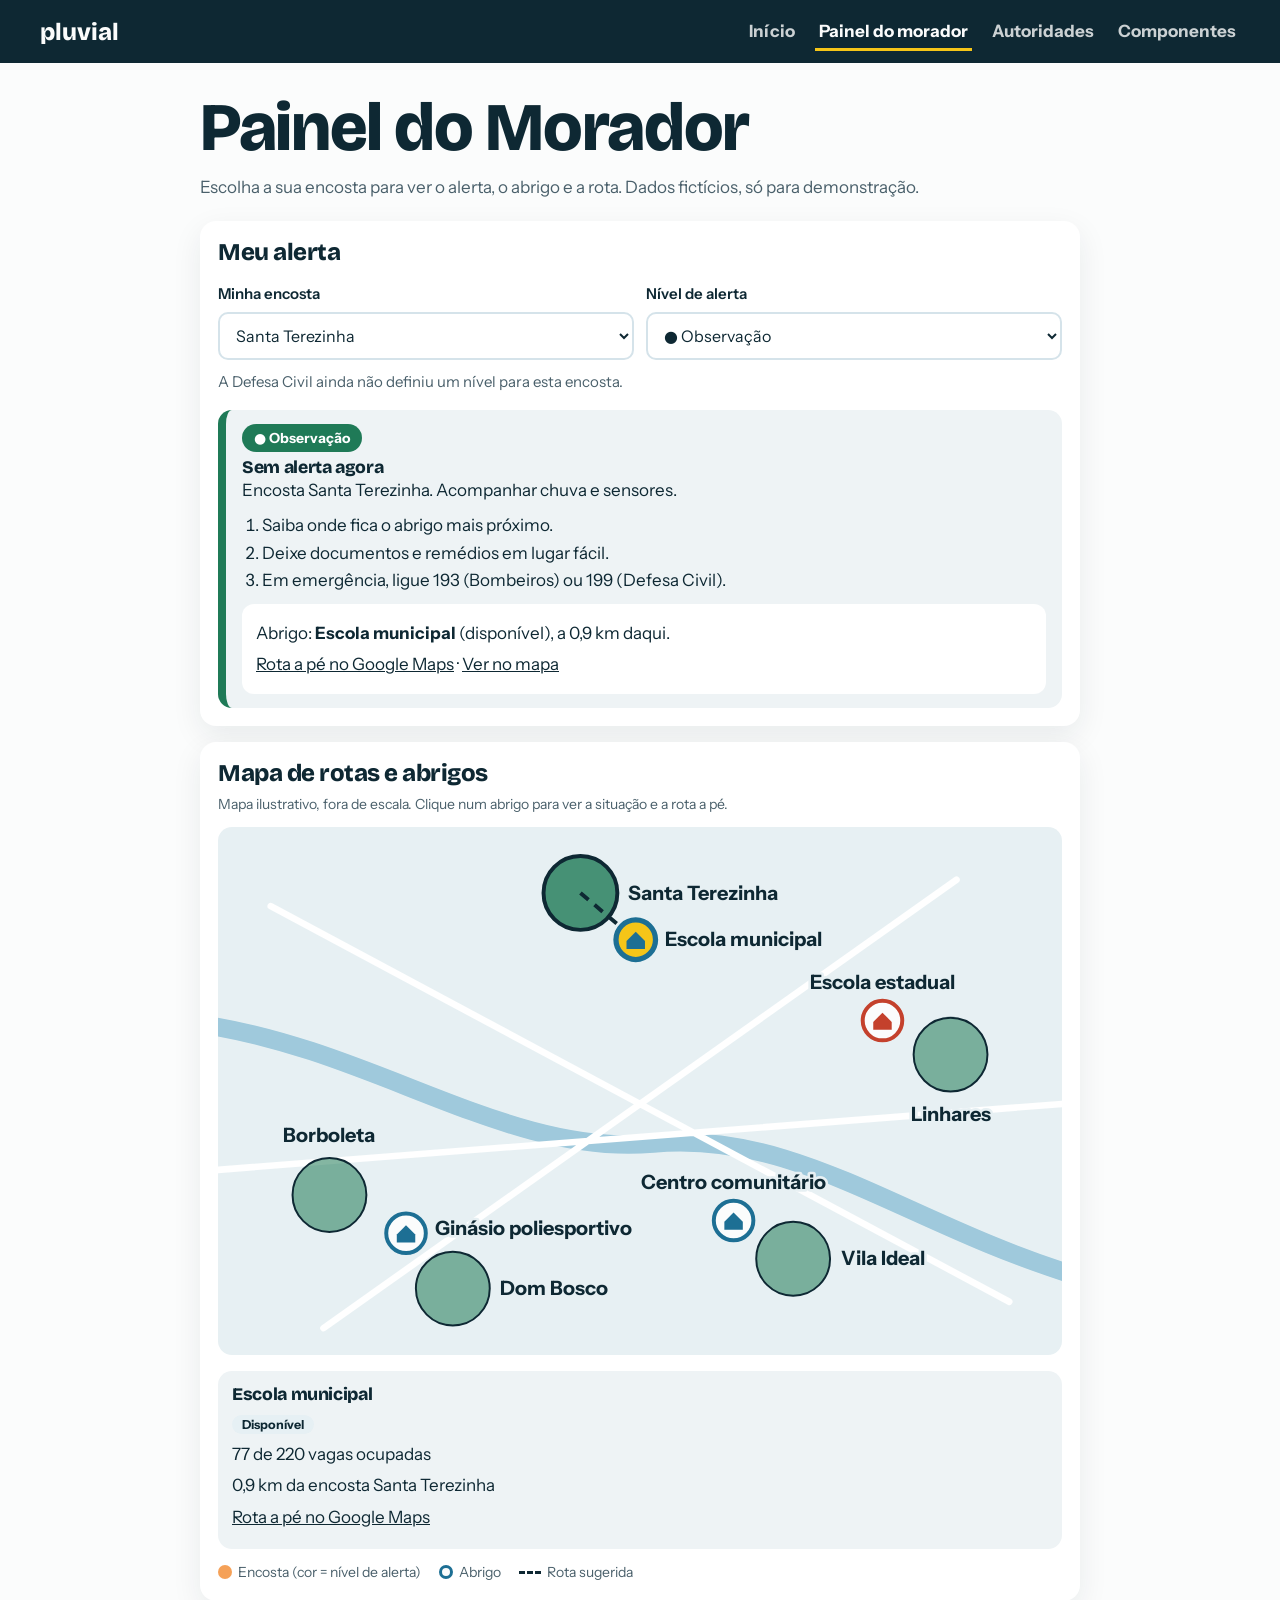
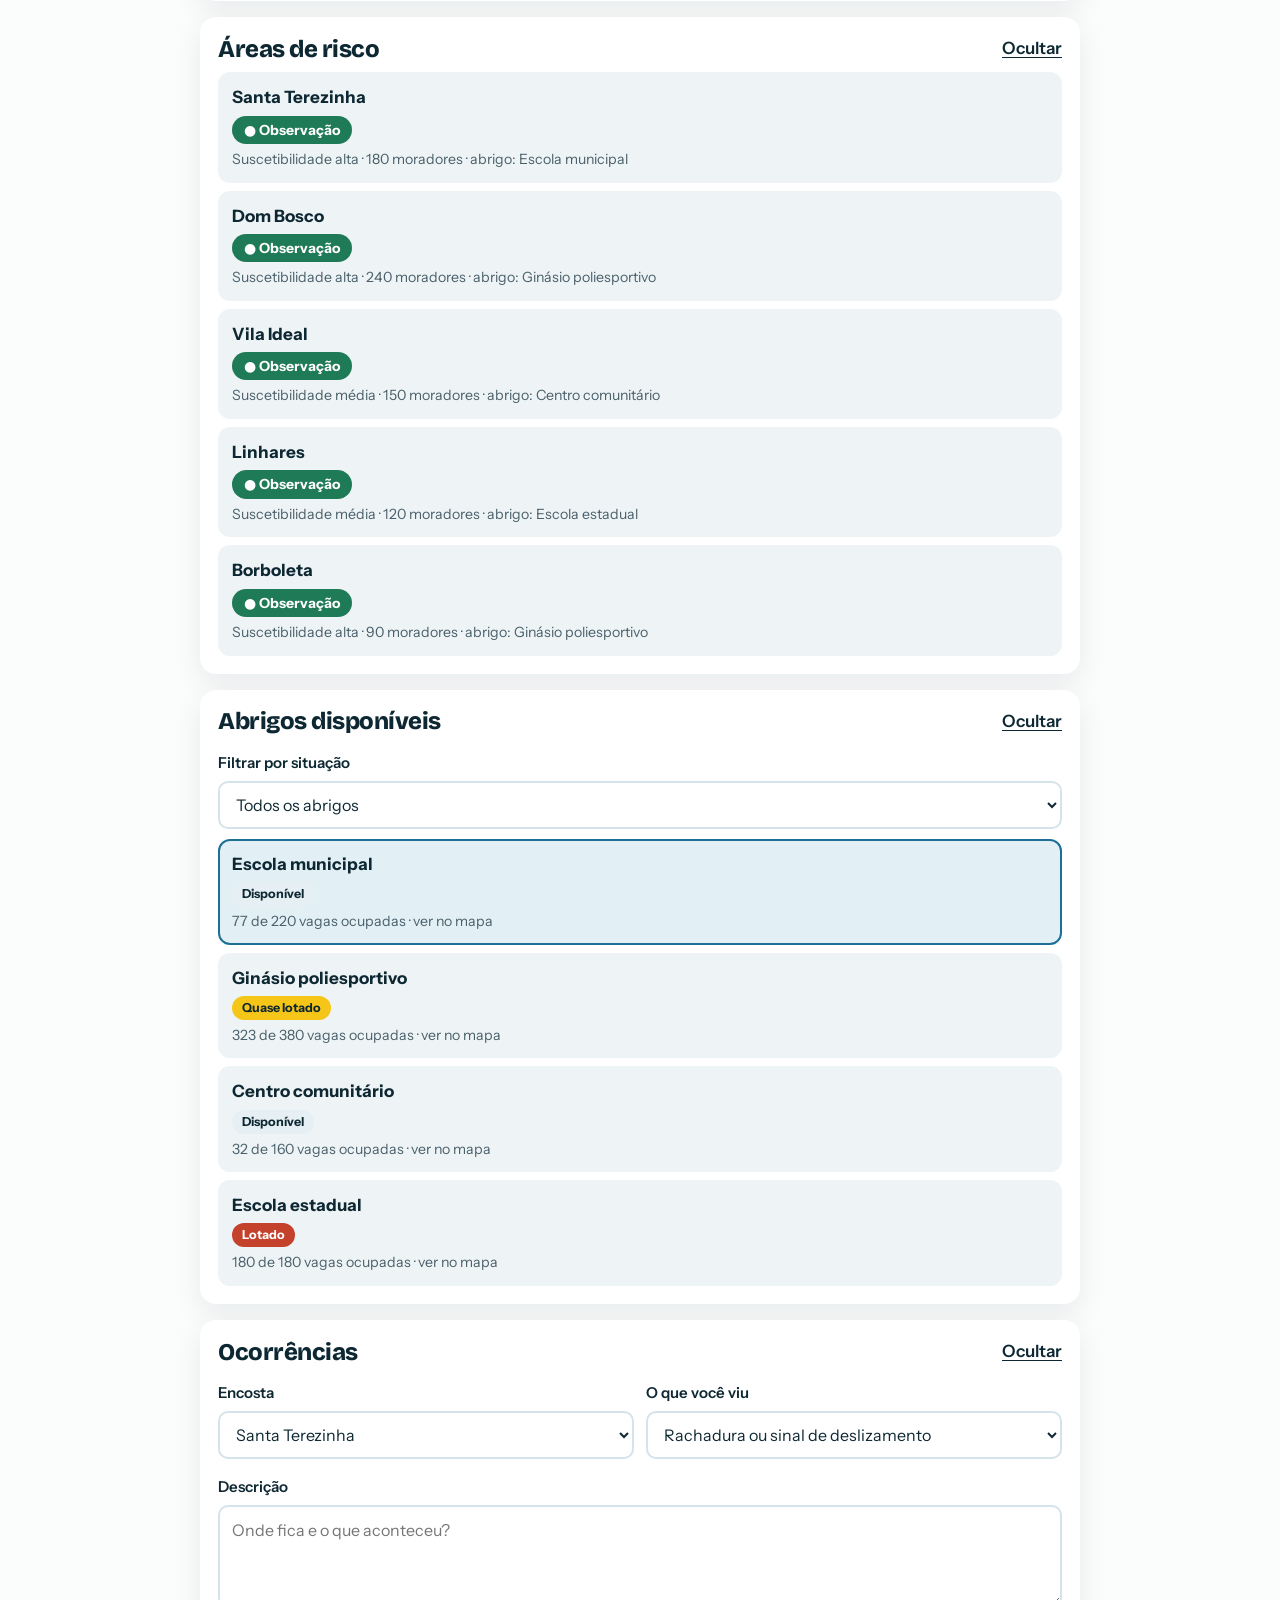
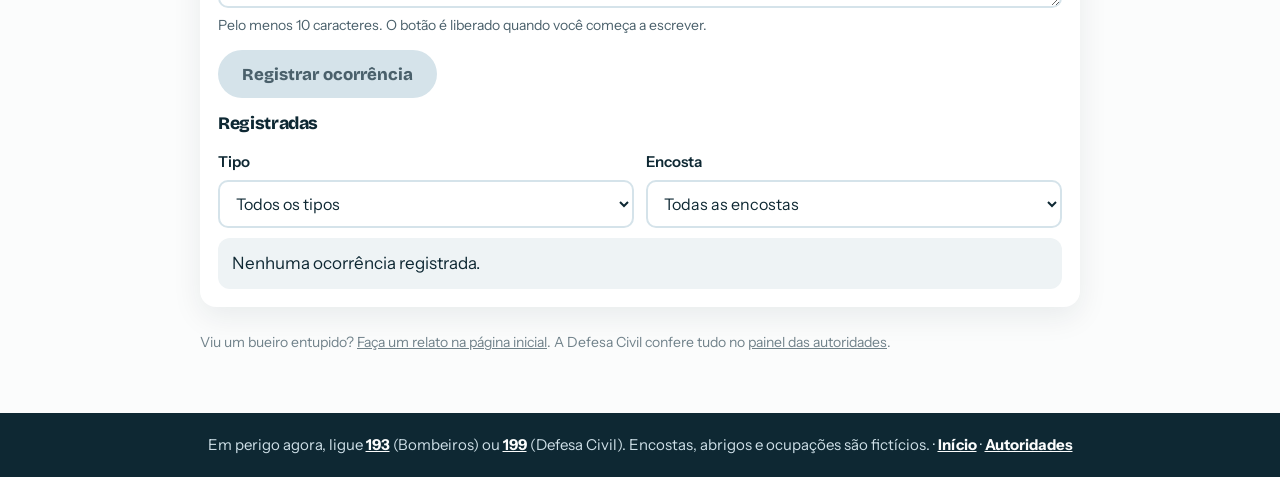
<file: frontend/morador.html>
<!doctype html>
<html lang="pt-BR">
  <head>
    <meta charset="utf-8" />
    <meta name="viewport" content="width=device-width,initial-scale=1" />
    <title>Pluvial · Painel do Morador</title>
    <meta
      name="description"
      content="Pluvial: painel do morador com o alerta da sua encosta, mapa de abrigos, rotas e registro de ocorrências (demonstração)."
    />
    <meta name="theme-color" content="#0e2833" />
    <link rel="icon" href="assets/icone.svg" type="image/svg+xml" />
    <link rel="preconnect" href="https://fonts.googleapis.com" />
    <link rel="preconnect" href="https://fonts.gstatic.com" crossorigin />
    <link
      rel="stylesheet"
      href="https://fonts.googleapis.com/css2?family=Bricolage+Grotesque:opsz,wght@12..96,800&family=Instrument+Sans:wght@400;600;700&display=swap"
    />
    <link rel="stylesheet" href="css/base.css" />
    <link rel="stylesheet" href="css/morador.css" />
  </head>
  <body class="mor">
    <a class="skip" href="#conteudo">Ir para o conteúdo</a>
    <header class="mtop">
      <a class="brand" href="index.html" aria-label="pluvial, página inicial"
        >pluvial</a
      >
      <nav aria-label="Principal">
        <a href="index.html">Início</a
        ><a href="morador.html" aria-current="page">Painel do morador</a
        ><a href="autoridades.html">Autoridades</a
        ><a href="componentes.html">Componentes</a>
      </nav>
    </header>

    <main id="conteudo" class="mwrap" tabindex="-1">
      <h1>Painel do Morador</h1>
      <p class="lead">
        Escolha a sua encosta para ver o alerta, o abrigo e a rota. Dados
        fictícios, só para demonstração.
      </p>

      <div class="banner-max" id="banner-max" role="alert" hidden></div>

      <section class="card" aria-labelledby="h-alerta">
        <h2 id="h-alerta">Meu alerta</h2>
        <div class="two">
          <div>
            <label for="sel-area">Minha encosta</label>
            <select id="sel-area"></select>
          </div>
          <div>
            <label for="sel-nivel">Nível de alerta</label>
            <select id="sel-nivel" aria-describedby="nivel-oficial">
              <option value="0">● Observação</option>
              <option value="1">▲ Atenção</option>
              <option value="2">◆ Alerta</option>
              <option value="3">■ Alerta máximo</option>
            </select>
          </div>
        </div>
        <p class="nivel-oficial" id="nivel-oficial"></p>
        <div class="alerta" id="alerta" aria-live="polite">
          <p class="nivel-tag" id="alerta-tag"></p>
          <h3 id="alerta-titulo"></h3>
          <p id="alerta-texto"></p>
          <ol id="alerta-passos"></ol>
          <div class="abrigo-box" id="alerta-abrigo"></div>
        </div>
      </section>

      <section class="card" aria-labelledby="h-mapa">
        <h2 id="h-mapa">Mapa de rotas e abrigos</h2>
        <p class="small-note">
          Mapa ilustrativo, fora de escala. Clique num abrigo para ver a
          situação e a rota a pé.
        </p>
        <div class="mapa-wrap">
          <svg
            id="mapa"
            class="mapa"
            viewBox="0 0 640 400"
            role="group"
            aria-label="Mapa ilustrativo das encostas e abrigos de Juiz de Fora"
          ></svg>
          <div class="mapa-info" id="mapa-info" aria-live="polite"></div>
        </div>
        <ul class="legenda" aria-label="Legenda do mapa">
          <li><i class="lg-area"></i>Encosta (cor = nível de alerta)</li>
          <li><i class="lg-abr"></i>Abrigo</li>
          <li><i class="lg-rota"></i>Rota sugerida</li>
        </ul>
      </section>

      <section class="card" aria-labelledby="h-areas">
        <div class="head">
          <h2 id="h-areas">Áreas de risco</h2>
          <button
            type="button"
            class="link"
            id="t-areas"
            aria-expanded="true"
            aria-controls="c-areas"
          >
            Ocultar
          </button>
        </div>
        <div id="c-areas"><ul class="lista" id="lista-areas"></ul></div>
      </section>

      <section class="card" aria-labelledby="h-abrigos">
        <div class="head">
          <h2 id="h-abrigos">Abrigos disponíveis</h2>
          <button
            type="button"
            class="link"
            id="t-abrigos"
            aria-expanded="true"
            aria-controls="c-abrigos"
          >
            Ocultar
          </button>
        </div>
        <div id="c-abrigos">
          <label for="f-abrigo">Filtrar por situação</label>
          <select id="f-abrigo">
            <option value="">Todos os abrigos</option>
            <option>Disponível</option>
            <option>Quase lotado</option>
            <option>Lotado</option>
          </select>
          <ul class="lista" id="lista-abrigos"></ul>
        </div>
      </section>

      <section class="card" aria-labelledby="h-oc">
        <div class="head">
          <h2 id="h-oc">Ocorrências</h2>
          <button
            type="button"
            class="link"
            id="t-oc"
            aria-expanded="true"
            aria-controls="c-oc"
          >
            Ocultar
          </button>
        </div>
        <div id="c-oc">
          <form id="form-oc" novalidate>
            <div class="two">
              <div>
                <label for="oc-area">Encosta</label
                ><select id="oc-area"></select>
              </div>
              <div>
                <label for="oc-tipo">O que você viu</label
                ><select id="oc-tipo"></select>
              </div>
            </div>
            <label for="oc-texto">Descrição</label>
            <textarea
              id="oc-texto"
              rows="3"
              maxlength="300"
              placeholder="Onde fica e o que aconteceu?"
              aria-describedby="oc-ajuda oc-erro"
            ></textarea>
            <small class="ajuda" id="oc-ajuda"
              >Pelo menos 10 caracteres. O botão é liberado quando você começa a
              escrever.</small
            >
            <small class="erro-campo" id="oc-erro"></small>
            <button class="primary" type="submit" id="oc-enviar" disabled>
              Registrar ocorrência
            </button>
            <p class="ok-msg" id="oc-ok" role="status"></p>
          </form>
          <h3>Registradas</h3>
          <div class="two">
            <div>
              <label for="f-tipo">Tipo</label
              ><select id="f-tipo">
                <option value="">Todos os tipos</option>
              </select>
            </div>
            <div>
              <label for="f-area">Encosta</label
              ><select id="f-area">
                <option value="">Todas as encostas</option>
              </select>
            </div>
          </div>
          <ul class="lista" id="lista-oc"></ul>
        </div>
      </section>

      <p class="fine">
        Viu um bueiro entupido?
        <a href="index.html#bairros">Faça um relato na página inicial</a>. A
        Defesa Civil confere tudo no
        <a href="autoridades.html#h-relatos">painel das autoridades</a>.
      </p>
    </main>

    <footer class="mfoot">
      Em perigo agora, ligue <a href="tel:193">193</a> (Bombeiros) ou
      <a href="tel:199">199</a> (Defesa Civil). Encostas, abrigos e ocupações
      são fictícios. · <a href="index.html">Início</a> ·
      <a href="autoridades.html">Autoridades</a>
    </footer>

    <script src="js/risco.js" defer></script>
    <script src="js/morador.js" defer></script>
  </body>
</html>
</file>
<file: frontend/css/base.css>
/* Base compartilhada: tokens, formulários, janelas e sensor. */
:root {
  /* Tokens do design (Challenge Sprint 1 · Frontend). Contraste mínimo WCAG AA. */
  --ink: #0e2833; /* texto principal, topo e hero */
  --rain: #1d6f94; /* números, barras, bordas de passos, foco de campo */
  --signal: #f5c518; /* único amarelo: botão principal e anel de foco */
  --paper: #fbfcfc; /* fundo da página */
  --sky: #e6f0f4; /* etiquetas de nível, trilha das barras, estado vazio */
  --muted: #4a606b; /* texto secundário e legendas */
  --lead-dark: #cfe0e8; /* texto de apoio sobre o fundo escuro */
  --note-dark: #a9c3cf; /* aviso de emergência sobre o fundo escuro */
  /* Nomes antigos apontando para os tokens novos (usados pelas páginas). */
  --storm: var(--ink);
  --deep: #0a1f28;
  --cream: var(--paper);
  --sand: var(--sky);
  --mint: #d6ebf2;
  --sun: var(--signal);
  --paper-2: var(--sky);
  --line: #d5e3ea;
  --wet: var(--rain);
  --crit: #c4412c;
  --warn: #b07a00;
  --ok: #1f8a63;
  /* Sombras */
  --shadow-card: 0 10px 30px rgba(14, 40, 51, 0.08);
  --shadow-cta: 0 8px 0 rgba(14, 40, 51, 0.4);
  --shadow-modal: 0 30px 80px rgba(14, 40, 51, 0.33);
  /* Cantos */
  --r-field: 10px;
  --r-card: 16px;
  --r-pill: 999px;
  --ease: cubic-bezier(0.2, 0.8, 0.2, 1);
  --display: "Bricolage Grotesque", system-ui, sans-serif;
  --text: "Instrument Sans", system-ui, sans-serif;
}
*,
*::before,
*::after {
  box-sizing: border-box;
}
html {
  scroll-behavior: smooth;
  -webkit-text-size-adjust: 100%;
  scroll-padding-top: 88px;
}
body {
  margin: 0;
  font-synthesis: none;
  font: 400 17px/1.6 var(--text);
  color: var(--ink);
  background: var(--paper);
  -webkit-font-smoothing: antialiased;
  overflow-x: clip;
}
h1,
h2,
h3,
p {
  margin: 0;
}
h1,
h2,
h3 {
  font-family: var(--display);
  font-weight: 800;
  line-height: 1.1;
  letter-spacing: -0.02em;
  text-wrap: balance;
}
h1 {
  font-size: clamp(2.4rem, 6vw, 68px);
}
h3 {
  font-size: 22px;
}
h2 {
  font-size: clamp(1.8rem, 4.2vw, 40px);
  font-weight: 800;
  line-height: 1.1;
}
a {
  color: inherit;
}
button,
input,
select,
textarea {
  font: inherit;
  color: inherit;
}
button {
  cursor: pointer;
}
[hidden] {
  display: none !important;
}
/* O main recebe foco pelo link "Ir para o conteúdo"; o contorno só some no clique de mouse */
main:focus:not(:focus-visible) {
  outline: 2px solid transparent;
}
:focus-visible {
  outline: 3px solid var(--signal);
  outline-offset: 3px;
  border-radius: 4px;
}
.sr {
  position: absolute;
  width: 1px;
  height: 1px;
  overflow: hidden;
  clip-path: inset(50%);
  white-space: nowrap;
}
.skip {
  position: fixed;
  left: 12px;
  top: -80px;
  z-index: 100;
  background: #fff;
  color: var(--ink);
  padding: 12px 16px;
  border-radius: 6px;
}
.skip:focus {
  top: 12px;
}

/* Revelação ao rolar */
.js [data-reveal] {
  opacity: 0;
  transform: translateY(26px);
  transition:
    opacity 0.8s var(--ease),
    transform 0.9s var(--ease);
}
.js [data-reveal].is-in {
  opacity: 1;
  transform: none;
}

/* Botões */
.primary {
  display: inline-flex;
  align-items: center;
  justify-content: center;
  min-height: 48px;
  padding: 12px 24px;
  border: 0;
  border-radius: var(--r-pill);
  background: var(--signal);
  color: var(--ink);
  font: 800 1.05rem var(--display);
  transition:
    transform 0.2s var(--ease),
    box-shadow 0.2s,
    background 0.2s;
}
.primary:hover {
  transform: translateY(-4px);
  box-shadow: var(--shadow-cta);
}
.primary:active {
  transform: scale(0.97);
}
.ghost {
  display: inline-flex;
  align-items: center;
  min-height: 48px;
  padding: 10px 20px;
  border: 2px solid currentColor;
  border-radius: var(--r-field);
  background: none;
  font-weight: 600;
  text-decoration: none;
  transition:
    background 0.2s,
    color 0.2s;
}
.ghost:hover {
  background: var(--ink);
  color: var(--paper);
  border-color: var(--ink);
}
.link {
  border: 0;
  padding: 0;
  background: none;
  font-weight: 600;
  text-decoration: underline;
  text-underline-offset: 3px;
}

/* Janelas */
dialog {
  border: 0;
  border-radius: 18px;
  padding: clamp(20px, 4vw, 34px);
  width: min(540px, calc(100vw - 32px));
  max-height: calc(100dvh - 32px);
  color: var(--ink);
  background: var(--paper);
  box-shadow: var(--shadow-modal);
}
dialog[open] {
  animation: dlg-in 0.42s var(--ease);
}
dialog[open]::backdrop {
  background: #07181fc4;
  animation: fade-in 0.3s ease;
}
dialog.closing {
  animation: dlg-out 0.2s ease forwards;
}
dialog.closing::backdrop {
  animation: fade-out 0.2s ease forwards;
}
@keyframes dlg-in {
  from {
    opacity: 0;
    transform: translateY(34px) scale(0.98);
  }
}
@keyframes dlg-out {
  to {
    opacity: 0;
    transform: translateY(14px);
  }
}
@keyframes fade-in {
  from {
    opacity: 0;
  }
}
@keyframes fade-out {
  to {
    opacity: 0;
  }
}
dialog h2 {
  font-size: 2.2rem;
  margin-bottom: 8px;
  padding-right: 30px;
}
dialog h3 {
  margin: 18px 0 8px;
  font-size: 1.15rem;
}
dialog p {
  margin-block: 8px;
}
label {
  display: block;
  margin-top: 16px;
  font-weight: 600;
  font-size: 15px;
}
input:not([type="range"]):not([type="radio"]):not([type="checkbox"]),
select,
textarea {
  display: block;
  width: 100%;
  margin-top: 6px;
  padding: 11px 12px;
  min-height: 46px;
  border: 2px solid var(--line);
  border-radius: var(--r-field);
  font-size: 1rem;
  font-weight: 400;
  background: #fff;
  transition: border-color 0.2s;
}
/* Campo com o mouse em cima */
input:not([type="range"]):not([type="radio"]):not([type="checkbox"]):hover,
select:hover,
textarea:hover,
.is-hover.campo {
  border-color: #8fb0bf;
}
/* Foco: anel azul visível (substitui o contorno padrão; nunca some) */
input:focus,
select:focus,
textarea:focus,
.is-focus.campo {
  border-color: var(--rain);
  outline: 2px solid transparent;
  box-shadow: 0 0 0 4px rgba(29, 111, 148, 0.35);
}
.actions {
  display: flex;
  flex-wrap: wrap;
  gap: 12px;
  margin-top: 24px;
}
.chips {
  border: 0;
  padding: 0;
  margin: 14px 0 0;
  display: flex;
  flex-wrap: wrap;
  gap: 8px;
}
.chips label {
  margin: 0;
  cursor: pointer;
}
.chips input {
  position: absolute;
  opacity: 0;
}
.chips span {
  display: block;
  padding: 9px 14px;
  border: 2px solid var(--line);
  border-radius: 99px;
  font-weight: 500;
  transition:
    background 0.2s,
    border-color 0.2s,
    color 0.2s;
}
.chips input:checked + span {
  background: var(--ink);
  border-color: var(--ink);
  color: var(--paper);
}
.chips input:focus-visible + span {
  outline: 3px solid var(--wet);
  outline-offset: 2px;
}
#toast {
  position: fixed;
  left: 50%;
  bottom: 24px;
  z-index: 90;
  max-width: calc(100vw - 32px);
  width: max-content;
  padding: 13px 22px;
  border-radius: 99px;
  background: var(--ink);
  color: var(--cream);
  transform: translate(-50%, 90px);
  opacity: 0;
  transition:
    transform 0.5s var(--ease),
    opacity 0.3s;
  pointer-events: none;
}
#toast.show {
  transform: translate(-50%, 0);
  opacity: 1;
}
#toast:empty {
  display: none;
}
.fly {
  position: fixed;
  z-index: 95;
  padding: 5px 11px;
  border-radius: 99px;
  background: var(--signal);
  color: var(--ink);
  font: 800 1.1rem var(--display);
  pointer-events: none;
}

/* Tubo de nível */
.tube {
  display: block;
  height: 12px;
  background: #0a1f2818;
  border-radius: 99px;
  overflow: hidden;
}
.tube i {
  display: block;
  height: 100%;
  background: var(--wet);
  transform: scaleX(0);
  transform-origin: left;
  transition:
    transform 1.1s var(--ease),
    background 0.4s;
}

/* Sensor */
[data-sensor] {
  --state: var(--ok);
}
.sensor {
  display: grid;
  grid-template-columns: minmax(0, 1fr);
  gap: 20px;
}
[data-sensor][data-state="attention"] {
  --state: var(--signal);
}
[data-sensor][data-state="critical"] {
  --state: #ee5a41;
}
.sensor-art {
  width: 100%;
  max-height: 430px;
  display: block;
}
.s-ground {
  fill: #1d4757;
}
.s-road {
  fill: #3e6a7c;
}
.s-air {
  fill: #0f2530;
}
.s-wall {
  stroke: #4f7f91;
  stroke-width: 3;
}
.s-lid {
  fill: #a9c3cf;
}
.s-box {
  fill: var(--signal);
}
.s-led {
  fill: var(--state);
  transition: fill 0.3s;
  animation: led 1.4s ease-in-out infinite;
}
@keyframes led {
  50% {
    opacity: 0.35;
  }
}
.s-fill {
  transition: transform 0.5s var(--ease);
  fill: #6d5c3d;
}
.s-fill circle {
  fill: #8c7a55;
}
.s-fill rect {
  fill: #a5aeb0;
}
.s-beam {
  stroke: var(--state);
  stroke-width: 2;
  stroke-dasharray: 3 6;
  transition: stroke 0.3s;
  animation: beam 0.7s linear infinite;
}
@keyframes beam {
  to {
    stroke-dashoffset: -9;
  }
}
.s-echo circle {
  fill: var(--state);
  animation: echo var(--echo, 1s) linear infinite;
}
@keyframes echo {
  0% {
    transform: translateY(0);
    opacity: 1;
  }
  50% {
    transform: translateY(var(--reach));
    opacity: 1;
  }
  100% {
    transform: translateY(0);
    opacity: 0.15;
  }
}
.s-tag {
  fill: #fff;
  font: 700 14px var(--text);
}
.sensor-ctl label {
  margin: 0 0 10px;
  display: flex;
  justify-content: space-between;
  gap: 12px;
  align-items: baseline;
}
.sensor-ctl output {
  font: 800 1.4rem var(--display);
  color: var(--signal);
}
input[type="range"] {
  -webkit-appearance: none;
  appearance: none;
  width: 100%;
  height: 36px;
  background: none;
  margin: 0;
  cursor: grab;
}
input[type="range"]::-webkit-slider-runnable-track {
  height: 8px;
  border-radius: 4px;
  background: linear-gradient(
    90deg,
    var(--signal) var(--p, 50%),
    #ffffff2e var(--p, 50%)
  );
}
input[type="range"]::-moz-range-track {
  height: 8px;
  border-radius: 4px;
  background: linear-gradient(
    90deg,
    var(--signal) var(--p, 50%),
    #ffffff2e var(--p, 50%)
  );
}
input[type="range"]::-webkit-slider-thumb {
  -webkit-appearance: none;
  width: 28px;
  height: 28px;
  margin-top: -10px;
  border-radius: 50%;
  background: var(--signal);
  border: 5px solid var(--deep);
  box-shadow: 0 0 0 2px var(--signal);
  transition: transform 0.2s var(--ease);
}
input[type="range"]::-moz-range-thumb {
  width: 18px;
  height: 18px;
  border-radius: 50%;
  background: var(--signal);
  border: 5px solid var(--ink);
  box-shadow: 0 0 0 2px var(--signal);
}
input[type="range"]:active {
  cursor: grabbing;
}
input[type="range"]:active::-webkit-slider-thumb {
  transform: scale(1.18);
}
.presets {
  display: flex;
  flex-wrap: wrap;
  gap: 8px;
  margin-top: 10px;
}
.presets button {
  min-height: 44px;
  padding: 8px 18px;
  border: 2px solid #ffffff55;
  border-radius: var(--r-field);
  background: none;
  font-weight: 600;
  transition:
    background 0.2s,
    color 0.2s,
    border-color 0.2s;
}
.presets button:hover {
  border-color: #fff;
}
.presets button[aria-pressed="true"] {
  background: var(--cream);
  border-color: var(--cream);
  color: var(--ink);
}
.fine {
  font-size: 14px;
  opacity: 0.78;
  margin-top: 14px;
}

@media (prefers-reduced-motion: reduce) {
  html {
    scroll-behavior: auto;
  }
  *,
  *::before,
  *::after {
    animation: none !important;
    transition-duration: 0.01ms !important;
  }
  .js [data-reveal] {
    opacity: 1;
    transform: none;
  }
}
/* ==========================================================
   Estados dos componentes (design system Pluvial)
   As classes .is-hover, .is-focus e .is-active só existem para
   mostrar os estados lado a lado em componentes.html.
   ========================================================== */

/* Foco sobre fundo claro: anel azul (o amarelo some no branco) */
.card :focus-visible,
.mwrap :focus-visible,
.encostas li :focus-visible,
.comp :focus-visible {
  outline-color: var(--rain);
}

/* Botão primário: hover, foco, ativo e desabilitado */
.primary.is-hover {
  transform: translateY(-4px);
  box-shadow: var(--shadow-cta);
}
.primary.is-focus {
  outline: 3px solid var(--rain);
  outline-offset: 3px;
}
.primary.is-active {
  transform: scale(0.97);
}
.primary:disabled,
.primary[aria-disabled="true"] {
  background: #d5e3ea;
  color: #4a606b;
  box-shadow: none;
  transform: none;
  cursor: not-allowed;
}

/* Botão secundário (ghost) */
.ghost.is-hover {
  background: var(--ink);
  color: var(--paper);
  border-color: var(--ink);
}
.ghost:active,
.ghost.is-active {
  transform: scale(0.97);
}
.ghost.is-focus {
  outline: 3px solid var(--rain);
  outline-offset: 3px;
}
.ghost:disabled {
  opacity: 0.5;
  cursor: not-allowed;
  background: none;
  color: inherit;
  border-color: currentColor;
}

/* Campo desabilitado */
input:disabled,
select:disabled,
textarea:disabled {
  background: #eef3f5;
  color: #4a606b;
  border-color: #d5e3ea;
  cursor: not-allowed;
}

/* Campo com erro: borda vermelha, anel vermelho no foco e mensagem logo abaixo */
[aria-invalid="true"],
[aria-invalid="true"]:hover {
  border-color: var(--crit) !important;
}
[aria-invalid="true"]:focus {
  box-shadow: 0 0 0 4px rgba(196, 65, 44, 0.28);
}
.erro-campo {
  display: block;
  margin-top: 6px;
  color: var(--crit);
  font-size: 14px;
  font-weight: 600;
}
.erro-campo:empty {
  display: none;
}
.erro-campo::before {
  content: "⚠ ";
}

/* Texto de ajuda abaixo de um campo */
.ajuda {
  display: block;
  margin-top: 6px;
  color: var(--muted);
  font-size: 14px;
}

/* Mensagem de sucesso junto ao formulário */
.ok-msg {
  margin-top: 12px;
  padding: 10px 14px;
  border-radius: 10px;
  background: #e3f3ec;
  color: #155c40;
  font-weight: 600;
}
.ok-msg:empty {
  display: none;
}

/* Chips (tipo de problema): hover e ativo */
.chips span:hover,
.chips span.is-hover {
  border-color: var(--ink);
  background: var(--sky);
}
.chips label:active span,
.chips span.is-active {
  transform: scale(0.96);
}
.chips input:checked + span:hover {
  background: #1c3d4a;
}
.chips span.is-focus {
  outline: 3px solid var(--rain);
  outline-offset: 2px;
}
.chips span.is-checked {
  background: var(--ink);
  border-color: var(--ink);
  color: var(--paper);
}

/* ==========================================================
   Páginas internas (morador, autoridades e componentes)
   ========================================================== */
.mor {
  background: var(--paper);
}
.mtop {
  display: flex;
  flex-wrap: wrap;
  align-items: center;
  gap: 12px 20px;
  padding: 12px clamp(16px, 4vw, 40px);
  background: var(--ink);
  color: var(--paper);
}
.mtop .brand {
  font: 800 1.5rem var(--display);
  text-decoration: none;
}
.mtop nav {
  display: flex;
  flex-wrap: wrap;
  gap: 4px 16px;
  margin-left: auto;
}
.mtop nav a {
  padding: 6px 4px;
  font-weight: 700;
  text-decoration: none;
  opacity: 0.8;
}
.mtop nav a:hover {
  opacity: 1;
}
.mtop nav a[aria-current="page"] {
  opacity: 1;
  box-shadow: inset 0 -3px 0 var(--signal);
}
.mwrap {
  width: min(960px, 100%);
  margin: 0 auto;
  padding: 28px clamp(16px, 4vw, 40px) 60px;
}
.mwrap .lead {
  margin: 8px 0 20px;
  color: var(--muted);
}
.mwrap .card {
  margin-top: 16px;
  padding: 18px;
  border-radius: 16px;
  background: #fff;
  box-shadow: var(--shadow-card);
}
.mwrap h2 {
  font-size: 1.5rem;
  scroll-margin-top: 16px;
}
.mwrap h3 {
  margin-top: 16px;
  font-size: 1.1rem;
}
.mwrap .head {
  display: flex;
  justify-content: space-between;
  align-items: center;
  gap: 12px;
}
.mwrap .two {
  display: grid;
  grid-template-columns: 1fr 1fr;
  gap: 12px;
}
.mwrap textarea {
  resize: vertical;
}
.mwrap .primary {
  margin-top: 14px;
}
.mwrap .fine {
  margin-top: 24px;
  color: var(--muted);
}
.mfoot {
  padding: 20px clamp(16px, 4vw, 40px);
  background: var(--ink);
  color: var(--lead-dark);
  font-size: 15px;
  text-align: center;
}
.mfoot a {
  color: var(--paper);
  font-weight: 700;
}
.mfoot :focus-visible {
  outline-color: var(--signal);
}

/* Listas: abrigos, áreas, relatos e ocorrências */
.lista {
  display: grid;
  gap: 8px;
  margin: 10px 0 0;
  padding: 0;
  list-style: none;
}
.abr {
  display: grid;
  gap: 4px;
  padding: 10px 12px;
  border: 2px solid transparent;
  border-radius: 12px;
  background: #eef3f5;
  transition:
    border-color 0.2s,
    background 0.2s;
}
.abr small {
  color: var(--muted);
}
.abr a {
  font-weight: 700;
}
.abr-tag {
  justify-self: start;
  padding: 2px 10px;
  border-radius: 99px;
  background: var(--sky);
  color: var(--ink);
  font-size: 0.78rem;
  font-weight: 700;
}
.abr[data-e="Quase lotado"] .abr-tag {
  background: var(--signal);
}
.abr[data-e="Lotado"] .abr-tag,
.abr-tag.crit {
  background: var(--crit);
  color: #fff;
}
.abr-tag.ok {
  background: #1f7a57;
  color: #fff;
}
/* Cartão clicável (abrigo no mapa): hover, foco, ativo e selecionado */
button.abr {
  width: 100%;
  text-align: left;
  font: inherit;
  color: inherit;
  cursor: pointer;
}
button.abr:hover,
.abr.is-hover {
  border-color: #8fb0bf;
  background: #e6eff3;
}
button.abr:active,
.abr.is-active {
  transform: scale(0.99);
}
.abr.is-focus {
  outline: 3px solid var(--rain);
  outline-offset: 3px;
}
.abr[aria-pressed="true"],
.abr.is-selected {
  border-color: var(--rain);
  background: #e2eff5;
}

@media (max-width: 600px) {
  .mwrap .two {
    grid-template-columns: 1fr;
  }
}

/* Etiqueta de nível dentro de um item de lista: não estica */
.abr .nivel-tag {
  justify-self: start;
}
</file>
<file: frontend/css/home.css>
body {
  --r: clamp(44px, 7vw, 90px);
}
/* Cabeçalho */
.top {
  position: absolute;
  inset: 0 0 auto;
  z-index: 20;
  color: var(--cream);
}
.bar {
  display: flex;
  align-items: center;
  justify-content: space-between;
  gap: 16px;
  padding: 18px clamp(16px, 3vw, 36px);
}
.brand {
  display: inline-flex;
  align-items: center;
  gap: 8px;
  text-decoration: none;
  font: 700 1.5rem var(--text);
  letter-spacing: -0.03em;
}
.brand svg {
  width: 32px;
  height: 32px;
}
.top nav {
  display: flex;
  gap: clamp(8px, 2vw, 26px);
}
.top nav a {
  padding: 10px 6px;
  font: 800 1.1rem var(--display);
  text-decoration: none;
  opacity: 0.86;
  transition:
    opacity 0.2s,
    transform 0.3s var(--ease);
}
.top nav a:hover {
  opacity: 1;
  transform: translateY(-2px);
}
.pill-link {
  display: inline-flex;
  align-items: center;
  min-height: 44px;
  padding: 8px 22px;
  border-radius: 99px;
  background: var(--cream);
  color: var(--storm);
  font: 800 1.05rem var(--display);
  text-decoration: none;
  transition:
    background 0.2s,
    transform 0.3s var(--ease);
}
.pill-link:hover {
  background: var(--sun);
  transform: scale(1.05);
}
:focus-visible {
  outline-color: var(--sun);
}
.bairros :focus-visible,
.quem :focus-visible,
.rank-sec :focus-visible,
dialog :focus-visible {
  outline-color: var(--wet);
}

/* Botões */
.pill {
  display: inline-flex;
  flex-direction: column;
  align-items: center;
  justify-content: center;
  min-height: 56px;
  padding: 10px 32px;
  border: 2px solid var(--storm);
  border-radius: 99px;
  background: var(--storm);
  color: var(--cream);
  font: 800 1.2rem var(--display);
  text-decoration: none;
  transition:
    transform 0.35s var(--ease),
    background 0.2s,
    color 0.2s,
    border-color 0.2s;
}
.pill:hover {
  transform: scale(1.05) rotate(-1deg);
  background: var(--wet);
  border-color: var(--wet);
}
.pill:active {
  transform: scale(0.97);
}
.pill small {
  font: 500 0.84rem var(--text);
  text-transform: none;
  letter-spacing: 0;
}
.pill.big {
  min-height: 76px;
  padding: 12px 46px;
  font-size: 1.65rem;
  background: var(--sun);
  border-color: var(--sun);
  color: var(--deep);
}
.pill.big:hover {
  background: var(--cream);
  border-color: var(--cream);
}
.pill.small {
  min-height: 46px;
  padding: 6px 22px;
  font-size: 1.02rem;
}
.pill.outline {
  background: none;
  color: var(--storm);
}
.pill.outline:hover {
  background: var(--storm);
  color: var(--cream);
  border-color: var(--storm);
}

/* Abertura */
.hero {
  padding: clamp(110px, 15vh, 150px) 16px clamp(150px, 22vh, 240px);
  background: var(--storm);
  color: var(--cream);
  text-align: center;
  overflow: hidden;
}
.hero-title {
  position: relative;
  display: inline-block;
  max-width: 100%;
}
h1 {
  font-size: clamp(3.3rem, min(10.3vw, 21vh), 11rem);
  line-height: 1.04;
}
.ln {
  display: block;
  overflow: hidden;
}
.ln > span {
  display: inline-block;
  transform-origin: 0 100%;
}
.js .ln > span {
  animation: rise 1.2s var(--ease) both;
}
.js .ln:nth-child(2) > span {
  animation-delay: 0.12s;
}
@keyframes rise {
  from {
    transform: translateY(108%) rotate(5deg);
  }
}
.stamp {
  position: absolute;
  right: clamp(-54px, -3vw, -8px);
  top: clamp(-54px, -4vw, -16px);
  display: block;
  width: clamp(84px, 11vw, 150px);
  height: clamp(84px, 11vw, 150px);
  border-radius: 50%;
  background: var(--mint);
  color: var(--deep);
  transition: transform 0.5s var(--ease);
}
.js .stamp {
  animation: pop 0.9s 0.55s var(--ease) both;
}
@keyframes pop {
  from {
    transform: scale(0) rotate(-40deg);
  }
}
.stamp:hover {
  transform: scale(1.1) rotate(8deg);
}
.stamp svg {
  display: block;
  width: 100%;
  height: 100%;
}
.stamp text {
  font: 600 10.8px var(--text);
  letter-spacing: 0.6px;
  fill: currentColor;
}
.spin {
  transform-origin: 60px 60px;
  transform: rotate(var(--turn, 0deg));
}
.stamp use {
  color: var(--deep);
}
.hero-sub {
  max-width: 40ch;
  margin: clamp(18px, 3vh, 30px) auto clamp(24px, 3.6vh, 34px);
  font-size: clamp(1.15rem, 1.9vw, 1.5rem);
  line-height: 1.32;
  color: #fbfcfcd9;
}

/* Forma com a foto, atravessando as duas cores */
.show {
  padding-inline: clamp(16px, 5vw, 80px);
  padding-bottom: 8px;
  background: linear-gradient(var(--storm) 240px, var(--deep) 240px);
}
.squircle {
  position: relative;
  display: grid;
  place-items: center;
  width: min(1240px, 100%);
  aspect-ratio: 3 / 2;
  margin: clamp(-170px, -14vw, -110px) auto 0;
  clip-path: url(#sq);
  background: var(--deep);
  color: var(--cream);
  text-align: center;
  transform-origin: 50% 80%;
}
.squircle img {
  position: absolute;
  inset: 0;
  width: 100%;
  height: 100%;
  object-fit: cover;
}
.squircle::after {
  content: "";
  position: absolute;
  inset: 0;
  background: rgba(42, 17, 64, 0.62);
}
.squircle-in {
  position: relative;
  z-index: 1;
  padding: 24px clamp(30px, 8vw, 90px);
}
.squircle h2 {
  font-size: clamp(2rem, 6.4vw, 5.6rem);
  margin-top: 14px;
}
.squircle p {
  margin-top: 10px;
  font-size: clamp(1rem, 1.8vw, 1.35rem);
}
.badge-round {
  --badge-bg: var(--cream);
  display: inline-grid;
  place-items: center;
  width: clamp(62px, 7vw, 84px);
  height: clamp(62px, 7vw, 84px);
  border-radius: 50%;
  background: var(--badge-bg);
  color: var(--storm);
}
.badge-round svg {
  width: 54%;
  height: 54%;
}
.credit {
  width: min(1240px, 100%);
  margin: 14px auto 0;
  text-align: center;
  font-size: 0.82rem;
  color: #fbfcfcb0;
}

/* História */
.story {
  position: relative;
  padding: clamp(70px, 10vw, 130px) 16px;
  background: var(--deep);
  color: var(--cream);
  overflow: hidden;
  text-align: center;
}
.says {
  list-style: none;
  margin: 0 auto;
  padding: 0;
  display: grid;
  gap: clamp(70px, 11vw, 130px);
  max-width: 840px;
  position: relative;
  z-index: 2;
}
.says h2 {
  margin-block: 14px 12px;
}
.say {
  font-size: clamp(1.45rem, 3.2vw, 2.6rem);
  line-height: 1.28;
  font-weight: 500;
}
.wd {
  opacity: 0.24;
  transition: opacity 0.35s ease;
}
.wd.on {
  opacity: 1;
}
.float {
  position: absolute;
  z-index: 1;
  will-change: transform;
  filter: drop-shadow(0 18px 26px #0007);
}
.f1 {
  width: clamp(120px, 21vw, 320px);
  height: clamp(120px, 21vw, 320px);
  left: clamp(-90px, -4vw, -30px);
  top: 8%;
}
.f2 {
  width: clamp(120px, 21vw, 310px);
  height: clamp(120px, 21vw, 310px);
  right: clamp(-90px, -5vw, -30px);
  top: 38%;
}
.f3 {
  width: clamp(110px, 18vw, 270px);
  height: clamp(110px, 18vw, 270px);
  left: clamp(-80px, -3vw, -30px);
  bottom: 6%;
}

/* Números */
.impact {
  padding: clamp(30px, 5vw, 60px) clamp(16px, 5vw, 80px)
    calc(clamp(60px, 8vw, 100px) + var(--r));
  background: var(--deep);
  text-align: center;
}
.stats {
  display: grid;
  grid-template-columns: 1fr 1fr 1.3fr;
  gap: 10px;
  width: min(1240px, 100%);
  margin-inline: auto;
  color: var(--deep);
}
.stats > div {
  padding: clamp(22px, 3.4vw, 42px) 18px;
  border-radius: 18px;
  background: var(--mint);
}
.stats > div:nth-child(2) {
  background: #fbe7a1;
}
.stats > div:nth-child(3) {
  background: #f9d8c6;
}
.stats strong {
  display: block;
  font: 800 clamp(3.6rem, 8vw, 7rem)/1.06 var(--display);
  font-variant-numeric: tabular-nums;
}
.stats span {
  font-weight: 500;
}
.lvl-track {
  display: block;
  max-width: 280px;
  height: 10px;
  margin: 10px auto 0;
  background: #0a1f282b;
  border-radius: 99px;
  overflow: hidden;
}
.lvl-track i {
  display: block;
  height: 100%;
  background: var(--deep);
  transform: scaleX(0);
  transform-origin: left;
  transition: transform 1s var(--ease);
}
.impact-note {
  margin-top: 14px;
  font-size: 0.88rem;
  color: #fbfcfcb0;
}

/* Cartões de bairro */
.bairros {
  padding: clamp(70px, 9vw, 120px) clamp(16px, 4vw, 60px);
  background: var(--cream);
  border-radius: var(--r) var(--r) 0 0;
  margin-top: calc(-1 * var(--r));
  text-align: center;
  position: relative;
}
.bairros h2,
.rank-sec h2,
.quem h2 {
  color: var(--storm);
}
.sec-sub {
  max-width: 46ch;
  margin: 12px auto 0;
  font-size: 1.15rem;
  color: var(--muted);
}
.cards {
  list-style: none;
  margin: clamp(36px, 5vw, 60px) auto;
  padding: 0;
  display: flex;
  flex-wrap: wrap;
  justify-content: center;
  gap: 12px;
  width: min(1240px, 100%);
}
.card {
  flex: 1 1 270px;
  max-width: 301px;
  display: flex;
  flex-direction: column;
  align-items: center;
  padding: 26px 22px 26px;
  background: var(--sand);
  border-radius: 18px;
  transition-delay: calc(var(--d) * 80ms) !important;
}
.js .card[data-reveal] {
  transition:
    opacity 0.8s var(--ease),
    transform 0.9s var(--ease),
    background 0.3s;
}
.card:hover {
  background: #dbe8ee;
}
.card-art {
  width: min(190px, 62%);
  aspect-ratio: 1;
  height: auto;
  filter: drop-shadow(0 12px 16px #0a1f2840);
  transition: transform 0.9s var(--ease);
}
.card:hover .card-art {
  transform: rotate(38deg) scale(1.05);
}
.card h3 {
  margin: 14px 0 8px;
  font-size: 2.1rem;
  line-height: 1.1;
  color: var(--storm);
}
.card ul {
  list-style: none;
  margin: 0 0 18px;
  padding: 0;
  color: var(--muted);
  font-size: 1rem;
  line-height: 1.5;
  flex: 1;
}

/* Sensor */
.sensor-sec {
  padding: clamp(70px, 9vw, 120px) clamp(16px, 5vw, 80px);
  background: var(--storm);
  color: var(--cream);
}
.sensor-grid {
  display: grid;
  grid-template-columns: minmax(0, 1fr) minmax(0, 1fr);
  gap: clamp(30px, 6vw, 90px);
  align-items: center;
  width: min(1240px, 100%);
  margin-inline: auto;
}
.sensor-copy p {
  margin-top: 18px;
  max-width: 44ch;
  font-size: 1.15rem;
  color: #fbfcfcd9;
}
.sensor-read {
  margin-top: 24px;
  display: flex;
  flex-wrap: wrap;
  align-items: baseline;
  gap: 6px 16px;
}
.sensor-read strong {
  font: 800 clamp(4.4rem, 11vw, 9rem)/1 var(--display);
  color: var(--sun);
  font-variant-numeric: tabular-nums;
}
.sensor-read span {
  font-weight: 600;
}
.art-shell {
  max-width: 400px;
  margin-inline: auto;
  padding: 14px;
  background: var(--deep);
  border-radius: 18px;
  overflow: hidden;
  width: 100%;
}
.art-shell .sensor-art {
  border-radius: 18px;
}
.sensor-ctl output {
  color: var(--sun);
}

/* Ranking */
.rank-sec {
  padding: clamp(70px, 9vw, 120px) clamp(16px, 5vw, 80px);
  background: var(--cream);
  text-align: center;
}
.rank-empty {
  max-width: 560px;
  margin: 24px auto 0;
  padding: 12px 22px;
  border-radius: 99px;
  background: #fbe7a1;
}
.rank {
  list-style: none;
  margin: 30px auto 26px;
  padding: 0;
  width: min(920px, 100%);
  text-align: left;
}
.rank li {
  display: grid;
  grid-template-columns: minmax(120px, 210px) minmax(0, 1fr) 76px;
  gap: 16px;
  align-items: center;
  margin-bottom: 8px;
  padding: 12px 22px;
  border-radius: 99px;
  background: var(--sand);
}
.rank b {
  font: 800 1.25rem var(--display);
  color: var(--storm);
}
.rank .tube {
  height: 14px;
  background: #0a1f281a;
}
.rank .tube i {
  background: var(--wet);
}
.rank .pts {
  text-align: right;
  font-variant-numeric: tabular-nums;
  color: var(--muted);
}
.rank li.has {
  background: var(--mint);
}
.rank li.has .pts {
  color: var(--deep);
  font-weight: 600;
}
.levels {
  list-style: none;
  margin: 0;
  padding: 0;
  display: flex;
  flex-wrap: wrap;
  justify-content: center;
  gap: 8px;
}
.levels li {
  padding: 8px 18px;
  border: 2px solid var(--line);
  border-radius: 99px;
  color: var(--muted);
  transition:
    background 0.4s,
    color 0.4s,
    border-color 0.4s;
}
.levels li.on {
  background: var(--storm);
  border-color: var(--storm);
  color: var(--cream);
}

/* Quem somos */
.quem {
  position: relative;
  padding: clamp(50px, 7vw, 90px) 16px calc(clamp(80px, 9vw, 120px) + var(--r));
  background: var(--cream);
  text-align: center;
  overflow: hidden;
}
.quem .say {
  position: relative;
  z-index: 2;
  max-width: 860px;
  margin: 18px auto 30px;
  color: var(--storm);
  font-size: clamp(1.3rem, 2.6vw, 2.1rem);
}
.quem .wd {
  opacity: 0.28;
}
.quem .wd.on {
  opacity: 1;
}
.f4 {
  width: clamp(110px, 20vw, 280px);
  height: clamp(110px, 20vw, 280px);
  right: clamp(-80px, -5vw, -40px);
  top: 12%;
  filter: drop-shadow(0 16px 20px #0a1f2833);
}

/* Emergência */
.sos {
  position: relative;
  margin-top: calc(-1 * var(--r));
  padding: clamp(50px, 7vw, 80px) 16px;
  background: var(--sun);
  color: var(--deep);
  text-align: center;
  border-radius: var(--r) var(--r) 0 0;
}
.sos h2 {
  font-size: clamp(1.9rem, 5vw, 4rem);
}
.sos-nums {
  display: flex;
  flex-wrap: wrap;
  justify-content: center;
  gap: clamp(26px, 6vw, 90px);
  margin-top: 14px;
}
.sos-nums a {
  text-decoration: none;
  transition: transform 0.35s var(--ease);
}
.sos-nums a:hover {
  transform: scale(1.06);
}
.sos-nums strong {
  display: block;
  font: 800 clamp(4.6rem, 12vw, 10rem)/1.05 var(--display);
}
.sos-nums span {
  font-weight: 600;
}
.sos :focus-visible {
  outline-color: var(--deep);
}

/* Rodapé */
.foot {
  background: var(--deep);
  color: var(--cream);
  text-align: center;
  overflow: hidden;
  padding: 24px 16px 34px;
}
.foot-mark {
  font: 700 clamp(4rem, 21vw, 20rem)/1 var(--text);
  letter-spacing: -0.05em;
  color: var(--storm);
}
.foot-note {
  max-width: 70ch;
  margin: 10px auto 0;
  font-size: 0.88rem;
  color: #fbfcfcc0;
}

@media (max-width: 900px) {
  .top nav {
    display: none;
  }
  h1 {
    font-size: 17.4vw;
  }
  .ln > span {
    white-space: normal;
  }
  .squircle {
    aspect-ratio: 4 / 5;
    clip-path: none;
    border-radius: 18px;
    overflow: hidden;
  }
  .stats,
  .sensor-grid {
    grid-template-columns: minmax(0, 1fr);
  }
  .rank li {
    grid-template-columns: minmax(0, 1fr) 62px;
    gap: 6px 12px;
    border-radius: 18px;
  }
  .rank .tube {
    grid-column: 1 / -1;
    grid-row: 2;
  }
  .f2,
  .f3,
  .f4 {
    display: none;
  }
  .f1 {
    width: 104px;
    height: 104px;
    left: -44px;
    top: 34px;
  }
  .card {
    max-width: none;
  }
  .says li {
    padding-inline: 6px;
  }
}

/* Da encosta ao abrigo: central, alerta, totem e comunidade */
.encostas {
  padding: clamp(70px, 9vw, 120px) clamp(16px, 5vw, 80px);
  background: var(--deep);
  color: var(--cream);
  text-align: center;
}
.enc-head {
  max-width: 860px;
  margin-inline: auto;
}
.enc-kick {
  font-weight: 600;
  opacity: 0.8;
  margin-bottom: 10px;
}
.enc-head > p:not(.enc-kick):not(.enc-live) {
  margin-top: 18px;
  font-size: clamp(1.1rem, 1.8vw, 1.35rem);
  color: #fbfcfcd9;
}
.enc-live {
  display: inline-block;
  margin-top: 22px;
  padding: 10px 20px;
  border-radius: 99px;
  background: #ffffff14;
  font-size: 0.95rem;
}
.enc-live.hot {
  background: #c4312a;
  color: #fff;
}
.enc-live a {
  color: inherit;
  font-weight: 700;
}
.enc-steps {
  list-style: none;
  margin: clamp(36px, 5vw, 60px) auto 0;
  padding: 0;
  display: grid;
  grid-template-columns: repeat(4, minmax(0, 1fr));
  gap: 12px;
  width: min(1240px, 100%);
  text-align: left;
}
.enc-steps li {
  display: flex;
  flex-direction: column;
  gap: 10px;
  padding: 26px 22px;
  border-radius: 18px;
  background: var(--mint);
  color: var(--deep);
  transition-delay: calc(var(--d) * 90ms) !important;
}
.enc-steps li:nth-child(2) {
  background: #fbe7a1;
}
.enc-steps li:nth-child(3) {
  background: #f9d8c6;
}
.enc-steps li:nth-child(4) {
  background: #cfe3ec;
}
.enc-steps h3 {
  font-size: 2rem;
  line-height: 1.05;
}
.enc-steps p {
  flex: 1;
  font-size: 1rem;
  line-height: 1.45;
}
.enc-steps .pill {
  align-self: flex-start;
}
.enc-n {
  display: grid;
  place-items: center;
  width: 46px;
  height: 46px;
  border-radius: 50%;
  background: var(--deep);
  color: var(--cream);
  font: 800 1.4rem var(--display);
}
.enc-note {
  margin-top: 22px;
  font-size: 0.9rem;
  color: #fbfcfcb0;
}

/* Ranking em duas colunas */
.rank-two {
  display: grid;
  grid-template-columns: minmax(0, 1.4fr) minmax(0, 1fr);
  gap: clamp(20px, 3vw, 40px);
  width: min(1240px, 100%);
  margin: 30px auto 26px;
  text-align: left;
  align-items: start;
}
.rank-two .rank {
  margin: 0;
  width: 100%;
}
.rank-t {
  margin-bottom: 12px;
  font-size: 1.6rem;
  text-transform: uppercase;
  color: var(--storm);
}
.people {
  list-style: none;
  margin: 0 0 18px;
  padding: 0;
  display: grid;
  gap: 8px;
}
.people li {
  display: grid;
  grid-template-columns: 36px minmax(0, 1fr) auto;
  grid-template-rows: auto auto;
  column-gap: 12px;
  align-items: center;
  padding: 10px 18px;
  border-radius: 18px;
  background: var(--sand);
}
.people .pos {
  grid-row: span 2;
  display: grid;
  place-items: center;
  width: 36px;
  height: 36px;
  border-radius: 50%;
  background: var(--cream);
  font: 800 1.1rem var(--display);
  color: var(--storm);
}
.people b {
  font: 800 1.2rem var(--display);
  color: var(--storm);
}
.people small {
  grid-column: 2;
  color: var(--muted);
}
.people .pts {
  grid-row: 1 / span 2;
  grid-column: 3;
  color: var(--muted);
  font-variant-numeric: tabular-nums;
}
.people li.me {
  background: var(--storm);
}
.people li.me b,
.people li.me small,
.people li.me .pts {
  color: var(--cream);
}
.rank-empty a {
  font-weight: 600;
}
.foot-note a {
  color: inherit;
}
.quem .pill.outline {
  margin-left: 8px;
}

@media (max-width: 1000px) {
  .enc-steps {
    grid-template-columns: repeat(2, minmax(0, 1fr));
  }
  .rank-two {
    grid-template-columns: minmax(0, 1fr);
  }
}
@media (max-width: 600px) {
  .enc-steps {
    grid-template-columns: minmax(0, 1fr);
  }
  .quem .pill.outline {
    margin: 10px 0 0;
  }
}
.rank .pts {
  white-space: nowrap;
}
@media (max-width: 900px) {
  .rank li {
    grid-template-columns: minmax(0, 1fr) auto;
  }
}
.top-r {
  display: flex;
  gap: 8px;
  align-items: center;
}
.drain-live {
  display: block;
  width: fit-content;
  max-width: 100%;
  margin: 18px auto 0;
  background: var(--sand);
  color: var(--ink);
}
.drain-live.hot {
  background: #fde3d6;
  color: #8a2a1e;
}
.drain-live a {
  color: var(--storm);
}

/* =====================================================================
   Padrão Challenge Sprint 1 (tokens do documento de design)
   Títulos Bricolage 800 · corpo Instrument Sans 17px · CTA amarelo em pílula
   cartões 14-18px com sombra leve · botões secundários e campos 10px
   ===================================================================== */
body {
  --r: 32px;
}
h1 {
  font-size: clamp(2.6rem, 6vw, 68px);
  line-height: 1.1;
  letter-spacing: -0.03em;
}
.top nav a {
  font: 600 15px var(--text);
  color: var(--lead-dark);
  opacity: 1;
}
.top nav a:hover {
  color: #fff;
}
.pill-link {
  min-height: 42px;
  padding: 8px 18px;
  border-radius: var(--r-field);
  background: none;
  color: var(--paper);
  box-shadow: inset 0 0 0 2px #cfe0e866;
  font: 600 15px var(--text);
}
.pill-link:hover {
  background: var(--paper);
  color: var(--ink);
  transform: none;
}
.hero {
  padding: clamp(110px, 15vh, 140px) 16px clamp(150px, 22vh, 220px);
}
.hero-sub {
  max-width: 46ch;
  font-size: 19px;
  line-height: 1.6;
  color: var(--lead-dark);
}

/* Componente 1 · botão principal "Registrar relato" */
.pill {
  min-height: 48px;
  padding: 12px 24px;
  border-radius: var(--r-field);
  font: 800 1.05rem var(--display);
  border-color: var(--ink);
  background: var(--ink);
  color: var(--paper);
}
.pill:hover {
  transform: translateY(-2px);
  background: var(--rain);
  border-color: var(--rain);
}
.pill.outline {
  background: none;
  color: var(--ink);
}
.pill.outline:hover {
  background: var(--ink);
  color: var(--paper);
  border-color: var(--ink);
}
.pill.big {
  min-height: 64px;
  padding: 14px 40px;
  border-radius: var(--r-pill);
  font-size: 1.45rem;
  background: var(--signal);
  border-color: var(--signal);
  color: var(--ink);
  box-shadow: 0 0 0 0 rgba(14, 40, 51, 0.4);
  transition:
    transform 0.2s var(--ease),
    box-shadow 0.2s var(--ease);
}
.pill.big:hover {
  background: var(--signal);
  border-color: var(--signal);
  color: var(--ink);
  transform: translateY(-4px);
  box-shadow: var(--shadow-cta);
}
.pill.big small {
  color: var(--ink);
  opacity: 0.8;
  font-size: 14px;
}
.pill.small {
  min-height: 42px;
  padding: 8px 18px;
  font-size: 1rem;
}

.squircle::after {
  background: rgba(14, 40, 51, 0.64);
}
.squircle h2 {
  font-size: clamp(1.8rem, 4.2vw, 40px);
}
.squircle p {
  font-size: 19px;
}
.say {
  font-size: clamp(1.25rem, 2.4vw, 1.9rem);
  line-height: 1.4;
}
.sec-sub {
  font-size: 19px;
  line-height: 1.6;
}

/* Componente 2 · contadores (relatos, pontos, nível) */
.impact {
  background: var(--paper);
  padding-top: 56px;
}
.stats {
  grid-template-columns: repeat(3, minmax(0, 1fr));
  gap: 16px;
  color: var(--ink);
  text-align: left;
}
.stats > div,
.stats > div:nth-child(2),
.stats > div:nth-child(3) {
  padding: 22px 24px;
  border-radius: 14px;
  background: #fff;
  border: 1px solid #e1ebef;
  box-shadow: var(--shadow-card);
}
.stats strong {
  font: 800 clamp(2.4rem, 4vw, 3rem)/1.1 var(--display);
  color: var(--rain);
}
.stats span {
  font-size: 15px;
  color: var(--muted);
  font-weight: 400;
}
.lvl-track {
  margin: 12px 0 0;
  max-width: none;
  background: var(--sky);
}
.lvl-track i {
  background: var(--rain);
}
.impact-note {
  color: var(--muted);
  font-size: 14px;
}
.bairros {
  background: var(--paper);
  margin-top: 0;
  border-radius: 0;
  padding-top: 72px;
}

/* Cartões de bairro */
.card {
  background: #fff;
  border-radius: 16px;
  border: 1px solid #e1ebef;
  box-shadow: var(--shadow-card);
}
.card:hover {
  background: #fff;
  transform: translateY(-2px);
}
.card h3 {
  font-size: 22px;
  text-transform: capitalize;
}
.card ul {
  font-size: 15px;
}

/* Sensor */
.sensor-copy p {
  font-size: 19px;
  line-height: 1.6;
  color: var(--lead-dark);
}
.sensor-read strong {
  font-size: clamp(3rem, 6vw, 4.5rem);
}

/* Da encosta ao abrigo */
.encostas {
  background: var(--ink);
}
.enc-head > p:not(.enc-kick):not(.enc-live) {
  font-size: 19px;
  color: var(--lead-dark);
}
.enc-steps li,
.enc-steps li:nth-child(2),
.enc-steps li:nth-child(3),
.enc-steps li:nth-child(4) {
  background: #fff;
  color: var(--ink);
  border-radius: 16px;
  border-top: 4px solid var(--rain);
  box-shadow: var(--shadow-card);
}
.enc-steps h3 {
  font-size: 22px;
}
.enc-steps p {
  font-size: 15px;
  color: var(--muted);
}
.enc-n {
  background: var(--rain);
  color: #fff;
  font-size: 1.2rem;
}
.enc-live {
  border-radius: 10px;
  background: #ffffff14;
  color: var(--lead-dark);
}
.enc-note {
  color: var(--note-dark);
  font-size: 14px;
}

/* Ranking de bairros: barras em pílula, azul sobre o céu */
.rank-sec {
  background: var(--paper);
}
.rank-empty {
  border-radius: 10px;
  background: var(--sky);
  color: var(--ink);
}
.rank li {
  border-radius: 14px;
  background: #fff;
  border: 1px solid #e1ebef;
  box-shadow: var(--shadow-card);
}
.rank b {
  font: 800 1.05rem var(--display);
}
.rank .tube {
  height: 12px;
  border-radius: var(--r-pill);
  background: var(--sky);
}
.rank .tube i {
  background: var(--rain);
  border-radius: var(--r-pill);
}
.rank li.has {
  background: #fff;
  box-shadow:
    inset 4px 0 0 var(--signal),
    var(--shadow-card);
}
.rank-t {
  font-size: 22px;
  text-transform: none;
}
.people li {
  border-radius: 14px;
  background: #fff;
  border: 1px solid #e1ebef;
  box-shadow: var(--shadow-card);
}
.people b {
  font: 800 1.05rem var(--display);
  text-transform: none;
}
.people .pos {
  background: var(--sky);
  color: var(--rain);
}
.people li.me {
  background: var(--ink);
}

/* Componente 3 · etiquetas de nível */
.levels {
  gap: 8px;
}
.levels li {
  padding: 8px 16px;
  border: 0;
  border-radius: var(--r-pill);
  background: var(--sky);
  color: var(--muted);
  font-size: 15px;
}
.levels li b {
  color: var(--ink);
  font-weight: 700;
}
.levels li.on {
  background: var(--rain);
  color: #fff;
}
.levels li.on b {
  color: #fff;
}

/* Quem somos */
.quem {
  background: var(--paper);
}
.quem .say {
  color: var(--ink);
  font-size: clamp(1.2rem, 2.2vw, 1.7rem);
}

/* Canal de emergência: escuro, com os números como ação (amarelo = clique aqui) */
.sos {
  background: var(--ink);
  color: var(--note-dark);
  border-radius: 18px 18px 0 0;
}
.sos h2 {
  color: #fff;
  font-size: clamp(1.6rem, 3.6vw, 40px);
}
.sos-nums strong {
  font-size: clamp(3.4rem, 8vw, 5.5rem);
  color: var(--signal);
}
.sos-nums span {
  color: var(--note-dark);
}
.sos :focus-visible {
  outline-color: var(--signal);
}
.foot {
  background: var(--deep);
}
.foot-mark {
  color: #17394a;
}
.foot-note {
  color: var(--note-dark);
  font-size: 14px;
}
.drain-live {
  border-radius: 10px;
  background: var(--sky);
  color: var(--ink);
}
.drain-live.hot {
  background: #fde3d6;
  color: #8a2a1e;
}
.drain-live a {
  color: var(--rain);
  font-weight: 700;
}

@media (max-width: 900px) {
  h1 {
    font-size: clamp(2.4rem, 11vw, 3.4rem);
  }
  .stats {
    grid-template-columns: minmax(0, 1fr);
  }
}
.swap {
  margin-top: 18px;
  padding: 18px 20px;
  border-radius: 14px;
  background: var(--sky);
  text-align: left;
}
.swap b {
  display: block;
  font: 800 22px var(--display);
  color: var(--ink);
}
.swap p {
  margin: 6px 0 12px;
  font-size: 15px;
  color: var(--muted);
}
/* Celular e tablet: o selo giratório sairia por cima do botão "Painel do morador" do topo. */
@media (max-width: 900px) {
  .stamp {
    display: none;
  }
}

/* Cartões de bairro e passos das encostas: hover, ativo e foco */
.card:active {
  transform: translateY(0) scale(0.99);
}
.card:focus-within {
  box-shadow:
    var(--shadow-card),
    0 0 0 3px rgba(29, 111, 148, 0.35);
}
.enc-steps li {
  transition:
    transform 0.3s var(--ease),
    box-shadow 0.3s;
}
.enc-steps li:hover {
  transform: translateY(-3px);
  box-shadow: 0 16px 36px rgba(14, 40, 51, 0.18);
}

/* Menu do celular: botão que abre a navegação (até 900px) */
.menu-btn {
  display: none;
  align-items: center;
  gap: 8px;
  min-height: 44px;
  padding: 8px 16px;
  border: 2px solid #fbfcfc66;
  border-radius: 99px;
  background: none;
  color: var(--paper);
  font: 800 1rem var(--display);
}
.menu-btn:hover {
  background: #ffffff14;
}
.menu-btn:active {
  transform: scale(0.97);
}
.menu-btn i,
.menu-btn i::before,
.menu-btn i::after {
  display: block;
  width: 18px;
  height: 2px;
  background: currentColor;
  border-radius: 2px;
  position: relative;
}
.menu-btn i::before,
.menu-btn i::after {
  content: "";
  position: absolute;
  left: 0;
}
.menu-btn i::before {
  top: -6px;
}
.menu-btn i::after {
  top: 6px;
}
@media (max-width: 900px) {
  .menu-btn {
    display: inline-flex;
  }
  .bar {
    flex-wrap: wrap;
  }
  .top nav.open {
    display: flex;
    flex-direction: column;
    order: 3;
    width: 100%;
    gap: 2px;
    padding: 8px;
    border-radius: 16px;
    background: var(--ink);
    box-shadow: var(--shadow-modal);
  }
  .top nav.open a {
    padding: 14px 12px;
    border-radius: 10px;
    opacity: 1;
  }
  .top nav.open a:hover {
    background: #ffffff14;
    transform: none;
  }
}
/* "Painel do morador" dentro do menu só aparece no celular, quando o botão do topo some */
.top nav .nav-extra {
  display: none;
}
.top.menu-aberto {
  background: var(--ink);
  box-shadow: var(--shadow-modal);
}
@media (max-width: 520px) {
  .top-r {
    display: none;
  }
  .top nav.open .nav-extra {
    display: block;
  }
}
</file>
<file: frontend/css/autoridades.css>
/* ==========================================================
   Painel das Autoridades (autoridades.html)
   O topo, o conteúdo, os cartões e as listas ficam em base.css.
   ========================================================== */

/* Linha acima do título */
.kicker {
  font-size: 14px;
  font-weight: 700;
  letter-spacing: 0.06em;
  text-transform: uppercase;
  color: var(--rain);
}

/* Números do resumo */
.resumo {
  display: grid;
  grid-template-columns: repeat(4, 1fr);
  gap: 12px;
  margin-top: 8px;
}
.kpi {
  padding: 14px 16px;
  border-radius: 14px;
  background: #fff;
  box-shadow: var(--shadow-card);
}
.kpi strong {
  display: block;
  font: 800 2.2rem/1.1 var(--display);
  color: var(--rain);
}
.kpi span {
  font-size: 14px;
  color: var(--muted);
}

/* Filtros: quatro seletores lado a lado */
.filtros {
  display: grid;
  grid-template-columns: repeat(4, 1fr);
  gap: 12px;
}
.contagem,
.nota {
  margin-top: 12px;
  font-size: 15px;
  color: var(--muted);
}

/* Item de relato ou ocorrência */
.item {
  grid-template-columns: 1fr auto;
  align-items: start;
}
.item > :not(.acoes) {
  grid-column: 1;
}
.item .acoes {
  grid-column: 2;
  grid-row: 1 / span 4;
  align-self: center;
}
.item .acoes button {
  min-height: 40px;
  padding: 6px 14px;
  font-size: 15px;
}
.origem {
  font-size: 13px;
  font-weight: 700;
  color: var(--rain);
  text-transform: uppercase;
  letter-spacing: 0.04em;
}
.item.verificado {
  background: #e9f4ef;
}

/* Tabelas de níveis e abrigos */
.tabela-wrap {
  overflow-x: auto;
  margin-top: 10px;
}
.tabela {
  width: 100%;
  border-collapse: collapse;
  font-size: 15px;
}
.tabela th {
  text-align: left;
  padding: 8px;
  border-bottom: 2px solid var(--ink);
  font-size: 14px;
}
.tabela td {
  padding: 8px;
  border-bottom: 1px solid var(--line);
  vertical-align: middle;
}
.tabela select,
.tabela input {
  margin-top: 0;
  min-width: 140px;
}
.tabela input {
  max-width: 120px;
  min-width: 90px;
}
.tabela .primary {
  min-height: 40px;
  padding: 6px 16px;
  font-size: 15px;
  white-space: nowrap;
}
.nivel-tag {
  display: inline-block;
  padding: 3px 12px;
  border-radius: 99px;
  font-size: 14px;
  font-weight: 700;
  white-space: nowrap;
}

@media (max-width: 760px) {
  .item {
    grid-template-columns: 1fr;
  }
  .item .acoes {
    grid-column: 1;
    grid-row: auto;
  }
  .resumo,
  .filtros {
    grid-template-columns: 1fr 1fr;
  }
}
</file>
<file: frontend/css/componentes.css>
/* ==========================================================
   Página de componentes (componentes.html)
   Base extraída do base.css sem :hover e sem trechos não usados,
   combinada com os estilos da vitrine de componentes.
   ========================================================== */

:root {
  /* Tokens do design (Challenge Sprint 1 · Frontend). Contraste mínimo WCAG AA. */
  --ink: #0e2833; /* texto principal, topo e hero */
  --rain: #1d6f94; /* números, barras, bordas de passos, foco de campo */
  --signal: #f5c518; /* único amarelo: botão principal e anel de foco */
  --paper: #fbfcfc; /* fundo da página */
  --sky: #e6f0f4; /* etiquetas de nível, trilha das barras, estado vazio */
  --muted: #4a606b; /* texto secundário e legendas */
  --lead-dark: #cfe0e8; /* texto de apoio sobre o fundo escuro */
  --note-dark: #a9c3cf; /* aviso de emergência sobre o fundo escuro */
  /* Nomes antigos apontando para os tokens novos (usados pelas páginas). */
  --storm: var(--ink);
  --deep: #0a1f28;
  --cream: var(--paper);
  --sand: var(--sky);
  --mint: #d6ebf2;
  --sun: var(--signal);
  --paper-2: var(--sky);
  --line: #d5e3ea;
  --wet: var(--rain);
  --crit: #c4412c;
  --warn: #b07a00;
  --ok: #1f8a63;
  /* Sombras */
  --shadow-card: 0 10px 30px rgba(14, 40, 51, 0.08);
  --shadow-cta: 0 8px 0 rgba(14, 40, 51, 0.4);
  --shadow-modal: 0 30px 80px rgba(14, 40, 51, 0.33);
  /* Cantos */
  --r-field: 10px;
  --r-card: 16px;
  --r-pill: 999px;
  --ease: cubic-bezier(0.2, 0.8, 0.2, 1);
  --display: "Bricolage Grotesque", system-ui, sans-serif;
  --text: "Instrument Sans", system-ui, sans-serif;
}

*,
*::before,
*::after {
  box-sizing: border-box;
}

html {
  -webkit-text-size-adjust: 100%;
  scroll-padding-top: 88px;
}

body {
  margin: 0;
  font-synthesis: none;
  font: 400 17px/1.6 var(--text);
  color: var(--ink);
  background: var(--paper);
  -webkit-font-smoothing: antialiased;
  overflow-x: clip;
}

h1,
h2,
h3,
p {
  margin: 0;
}

h1,
h2,
h3 {
  font-family: var(--display);
  font-weight: 800;
  line-height: 1.1;
  letter-spacing: -0.02em;
  text-wrap: balance;
}

h1 {
  font-size: clamp(2.4rem, 6vw, 68px);
}

h2 {
  font-size: clamp(1.8rem, 4.2vw, 40px);
  font-weight: 800;
  line-height: 1.1;
}

h3 {
  font-size: 22px;
}

a {
  color: inherit;
}

button,
input,
select,
textarea {
  font: inherit;
  color: inherit;
}

button {
  cursor: pointer;
}

[hidden] {
  display: none !important;
}

main:focus:not(:focus-visible) {
  outline: 2px solid transparent;
}

:focus-visible {
  outline: 3px solid var(--signal);
  outline-offset: 3px;
  border-radius: 4px;
}

.sr {
  position: absolute;
  width: 1px;
  height: 1px;
  overflow: hidden;
  clip-path: inset(50%);
  white-space: nowrap;
}

.skip {
  position: fixed;
  left: 12px;
  top: -80px;
  z-index: 100;
  background: #fff;
  color: var(--ink);
  padding: 12px 16px;
  border-radius: 6px;
}

.skip:focus {
  top: 12px;
}

/* Botões */
.primary {
  display: inline-flex;
  align-items: center;
  justify-content: center;
  min-height: 48px;
  padding: 12px 24px;
  border: 0;
  border-radius: var(--r-pill);
  background: var(--signal);
  color: var(--ink);
  font: 800 1.05rem var(--display);
  transition:
    transform 0.2s var(--ease),
    box-shadow 0.2s,
    background 0.2s;
}

.primary:active,
.primary.is-active {
  transform: scale(0.97);
}

.primary.is-hover {
  transform: translateY(-4px);
  box-shadow: var(--shadow-cta);
}

.primary.is-focus {
  outline: 3px solid var(--rain);
  outline-offset: 3px;
}

.primary:disabled,
.primary[aria-disabled="true"] {
  background: #d5e3ea;
  color: #4a606b;
  box-shadow: none;
  transform: none;
  cursor: not-allowed;
}

.ghost {
  display: inline-flex;
  align-items: center;
  min-height: 48px;
  padding: 10px 20px;
  border: 2px solid currentColor;
  border-radius: var(--r-field);
  background: none;
  font-weight: 600;
  text-decoration: none;
  transition:
    background 0.2s,
    color 0.2s,
    transform 0.2s var(--ease);
}

.ghost.is-hover {
  background: var(--ink);
  color: var(--paper);
  border-color: var(--ink);
}

.ghost:active,
.ghost.is-active {
  transform: scale(0.97);
}

.ghost.is-focus {
  outline: 3px solid var(--rain);
  outline-offset: 3px;
}

.ghost:disabled {
  opacity: 0.5;
  cursor: not-allowed;
  background: none;
  color: inherit;
  border-color: currentColor;
}

/* Campos e formulários */
label {
  display: block;
  margin-top: 16px;
  font-weight: 600;
  font-size: 15px;
}

input:not([type="range"]):not([type="radio"]):not([type="checkbox"]),
select,
textarea {
  display: block;
  width: 100%;
  margin-top: 6px;
  padding: 11px 12px;
  min-height: 46px;
  border: 2px solid var(--line);
  border-radius: var(--r-field);
  font-size: 1rem;
  font-weight: 400;
  background: #fff;
  transition: border-color 0.2s;
}

.is-hover.campo {
  border-color: #8fb0bf;
}

input:focus,
select:focus,
textarea:focus,
.is-focus.campo {
  border-color: var(--rain);
  outline: 2px solid transparent;
  box-shadow: 0 0 0 4px rgba(29, 111, 148, 0.35);
}

input:disabled,
select:disabled,
textarea:disabled {
  background: #eef3f5;
  color: #4a606b;
  border-color: #d5e3ea;
  cursor: not-allowed;
}

[aria-invalid="true"] {
  border-color: var(--crit) !important;
}

[aria-invalid="true"]:focus {
  box-shadow: 0 0 0 4px rgba(196, 65, 44, 0.28);
}

.erro-campo {
  display: block;
  margin-top: 6px;
  color: var(--crit);
  font-size: 14px;
  font-weight: 600;
}

.erro-campo:empty {
  display: none;
}

.erro-campo::before {
  content: "⚠ ";
}

.ajuda {
  display: block;
  margin-top: 6px;
  color: var(--muted);
  font-size: 14px;
}

.ok-msg {
  margin-top: 12px;
  padding: 10px 14px;
  border-radius: 10px;
  background: #e3f3ec;
  color: #155c40;
  font-weight: 600;
}

.ok-msg:empty {
  display: none;
}

.chips {
  border: 0;
  padding: 0;
  margin: 14px 0 0;
  display: flex;
  flex-wrap: wrap;
  gap: 8px;
}

.chips label {
  margin: 0;
  cursor: pointer;
}

.chips input {
  position: absolute;
  opacity: 0;
}

.chips span {
  display: block;
  padding: 9px 14px;
  border: 2px solid var(--line);
  border-radius: 99px;
  font-weight: 500;
  transition:
    background 0.2s,
    border-color 0.2s,
    color 0.2s,
    transform 0.2s var(--ease);
}

.chips span.is-hover {
  border-color: var(--ink);
  background: var(--sky);
}

.chips label:active span,
.chips span.is-active {
  transform: scale(0.96);
}

.chips input:checked + span,
.chips span.is-checked {
  background: var(--ink);
  border-color: var(--ink);
  color: var(--paper);
}

.chips input:focus-visible + span,
.chips span.is-focus {
  outline: 3px solid var(--rain);
  outline-offset: 2px;
}

.fine {
  font-size: 14px;
  opacity: 0.78;
  margin-top: 14px;
}

/* Foco sobre fundo claro */
.card :focus-visible,
.mwrap :focus-visible,
.encostas li :focus-visible,
.comp :focus-visible {
  outline-color: var(--rain);
}

/* Cabeçalho, estrutura interna e rodapé */
.mor {
  background: var(--paper);
}

.mtop {
  display: flex;
  flex-wrap: wrap;
  align-items: center;
  gap: 12px 20px;
  padding: 12px clamp(16px, 4vw, 40px);
  background: var(--ink);
  color: var(--paper);
}

.mtop .brand {
  font: 800 1.5rem var(--display);
  text-decoration: none;
}

.mtop nav {
  display: flex;
  flex-wrap: wrap;
  gap: 4px 16px;
  margin-left: auto;
}

.mtop nav a {
  padding: 6px 4px;
  font-weight: 700;
  text-decoration: none;
  opacity: 0.8;
}

.mtop nav a[aria-current="page"] {
  opacity: 1;
  box-shadow: inset 0 -3px 0 var(--signal);
}

.mwrap {
  width: min(960px, 100%);
  margin: 0 auto;
  padding: 28px clamp(16px, 4vw, 40px) 60px;
}

.mwrap .lead {
  margin: 8px 0 20px;
  color: var(--muted);
}

.mwrap h2 {
  font-size: 1.5rem;
  scroll-margin-top: 16px;
}

.mwrap h3 {
  margin-top: 16px;
  font-size: 1.1rem;
}

.mwrap textarea {
  resize: vertical;
}

.mwrap .primary {
  margin-top: 14px;
}

.mwrap .fine {
  margin-top: 24px;
  color: var(--muted);
}

.mfoot {
  padding: 20px clamp(16px, 4vw, 40px);
  background: var(--ink);
  color: var(--lead-dark);
  font-size: 15px;
  text-align: center;
}

.mfoot a {
  color: var(--paper);
  font-weight: 700;
}

.mfoot :focus-visible {
  outline-color: var(--signal);
}

/* Cartão de abrigo */
.abr {
  display: grid;
  gap: 4px;
  padding: 10px 12px;
  border: 2px solid transparent;
  border-radius: 12px;
  background: #eef3f5;
  transition:
    border-color 0.2s,
    background 0.2s,
    transform 0.2s var(--ease);
}

.abr small {
  color: var(--muted);
}

.abr a {
  font-weight: 700;
}

.abr-tag {
  justify-self: start;
  padding: 2px 10px;
  border-radius: 99px;
  background: var(--sky);
  color: var(--ink);
  font-size: 0.78rem;
  font-weight: 700;
}

.abr[data-e="Quase lotado"] .abr-tag {
  background: var(--signal);
}

.abr[data-e="Lotado"] .abr-tag,
.abr-tag.crit {
  background: var(--crit);
  color: #fff;
}

.abr-tag.ok {
  background: #1f7a57;
  color: #fff;
}

button.abr {
  width: 100%;
  text-align: left;
  font: inherit;
  color: inherit;
  cursor: pointer;
}

.abr.is-hover {
  border-color: #8fb0bf;
  background: #e6eff3;
}

button.abr:active,
.abr.is-active {
  transform: scale(0.99);
}

.abr.is-focus {
  outline: 3px solid var(--rain);
  outline-offset: 3px;
}

.abr[aria-pressed="true"],
.abr.is-selected {
  border-color: var(--rain);
  background: #e2eff5;
}

.abr .nivel-tag {
  justify-self: start;
}

/* Vitrine da página componentes.html */
.comp-wrap {
  width: min(1240px, 100%);
}

.indice {
  display: flex;
  flex-wrap: wrap;
  gap: 8px;
  margin: 8px 0 8px;
}

.indice a {
  padding: 6px 14px;
  border-radius: 99px;
  background: var(--sky);
  font-weight: 700;
  text-decoration: none;
}

.comp {
  margin-top: 24px;
  padding: 22px;
  border-radius: 18px;
  background: #fff;
  box-shadow: var(--shadow-card);
}

.comp h2 {
  font-size: 1.6rem;
  scroll-margin-top: 16px;
}

.comp h3 {
  margin-top: 22px;
  font-size: 1.1rem;
}

.comp code {
  padding: 2px 8px;
  border-radius: 6px;
  background: var(--sky);
  font:
    600 0.8em ui-monospace,
    Menlo,
    monospace;
  color: var(--rain);
}

.comp .desc {
  margin-top: 6px;
  color: var(--muted);
}

.estados {
  display: grid;
  grid-template-columns: repeat(auto-fill, minmax(170px, 1fr));
  gap: 14px;
  margin-top: 14px;
}

.estados.cartoes {
  grid-template-columns: repeat(auto-fill, minmax(200px, 1fr));
}

.estados.forms {
  grid-template-columns: repeat(auto-fill, minmax(240px, 1fr));
}

.estados figure {
  margin: 0;
  display: flex;
  flex-direction: column;
  gap: 8px;
}

.palco {
  flex: 1;
  padding: 16px;
  border-radius: 12px;
  background: var(--paper);
  border: 1px dashed #cfe0e8;
}

.palco label:first-child {
  margin-top: 0;
}

.palco .primary,
.palco .ghost {
  margin-top: 0;
}

.forms .palco .primary {
  margin-top: 14px;
  width: 100%;
}

figcaption {
  font-size: 14px;
  font-weight: 700;
  color: var(--muted);
  text-align: center;
}

.swatches {
  display: grid;
  grid-template-columns: repeat(auto-fill, minmax(200px, 1fr));
  gap: 12px;
  margin: 14px 0 0;
  padding: 0;
  list-style: none;
}

.swatches li {
  display: grid;
  grid-template-columns: 44px 1fr;
  grid-template-rows: auto auto;
  column-gap: 10px;
  align-items: center;
}

.swatches i {
  grid-row: span 2;
  width: 44px;
  height: 44px;
  border-radius: 10px;
}

.swatches b {
  font-family: ui-monospace, Menlo, monospace;
  font-size: 14px;
}

.swatches span {
  font-size: 13px;
  color: var(--muted);
}

.tipos {
  margin-top: 16px;
  display: grid;
  gap: 6px;
}

.t-display {
  font: 800 1.8rem var(--display);
}

.t-text {
  font-size: 1.05rem;
}

.t-meta {
  font-size: 14px;
  color: var(--muted);
}
</file>
<file: frontend/css/morador.css>
/* ==========================================================
   Painel do Morador (morador.html)
   O topo, o conteúdo, os cartões e as listas ficam em base.css.
   ========================================================== */

/* Nota curta abaixo de um título */
.small-note {
  display: block;
  margin-top: 6px;
  color: var(--muted);
  font-size: 14px;
}

/* Linha que diz quem definiu o nível (Defesa Civil ou simulação) */
.nivel-oficial {
  margin-top: 10px;
  font-size: 15px;
  color: var(--muted);
}

/* Banner de alerta máximo: substitui o alert() e fica no topo da página */
.banner-max {
  margin-top: 16px;
  padding: 16px 18px;
  border-radius: 14px;
  background: var(--crit);
  color: #fff;
  font-weight: 600;
}
.banner-max b {
  display: block;
  font: 800 1.35rem var(--display);
}
.banner-max a {
  color: #fff;
  font-weight: 800;
}
.banner-max :focus-visible {
  outline-color: #fff;
}

/* Caixa do alerta: a faixa lateral muda de cor conforme o nível (--c) */
.alerta {
  --c: #1f7a57;
  margin-top: 16px;
  padding: 14px 16px;
  border-radius: 14px;
  background: #eef3f5;
  border-left: 8px solid var(--c);
}
.alerta h3 {
  margin: 6px 0 0;
  color: var(--ink);
}
.alerta ol {
  margin: 8px 0;
  padding-left: 20px;
}

/* Etiqueta do nível: cor + símbolo + texto (não depende só da cor) */
.nivel-tag {
  display: inline-block;
  padding: 3px 12px;
  border-radius: 99px;
  font-size: 14px;
  font-weight: 700;
}

/* Abrigo indicado dentro do alerta */
.abrigo-box {
  margin-top: 10px;
  padding: 12px 14px;
  border-radius: 12px;
  background: #fff;
}
.abrigo-box.trocado {
  border: 2px solid var(--crit);
}
.abrigo-box p {
  margin: 4px 0;
}

/* ----- Mapa ilustrativo ----- */
.mapa-wrap {
  display: grid;
  grid-template-columns: 1fr;
  gap: 16px;
  margin-top: 12px;
}
.mapa {
  width: 100%;
  height: auto;
  border-radius: 14px;
  background: #e7f0f3;
}
.mapa .m-rio {
  fill: none;
  stroke: #9fc9dc;
  stroke-width: 14;
  stroke-linecap: round;
}
.mapa .m-rua {
  fill: none;
  stroke: #ffffff;
  stroke-width: 5;
  stroke-linecap: round;
}
.mapa .m-area {
  stroke: #0e2833;
  stroke-width: 1.5;
  fill-opacity: 0.55;
}
.mapa .m-area.sel {
  stroke-width: 3;
  fill-opacity: 0.8;
}
.mapa .m-nome {
  font: 700 15px var(--text);
  fill: #0e2833;
  paint-order: stroke;
  stroke: #e7f0f3;
  stroke-width: 4px;
  stroke-linejoin: round;
}
.mapa .m-rota {
  fill: none;
  stroke: #0e2833;
  stroke-width: 3;
  stroke-dasharray: 8 6;
}
.mapa .m-abr {
  cursor: pointer;
}
.mapa .m-abr circle {
  fill: #fbfcfc;
  stroke: #1d6f94;
  stroke-width: 3;
  transition: r 0.2s;
}
.mapa .m-abr path {
  fill: #1d6f94;
}
.mapa .m-abr.lotado circle {
  stroke: #c4412c;
}
.mapa .m-abr.lotado path {
  fill: #c4412c;
}
.mapa .m-abr:hover circle {
  stroke-width: 4;
}
.mapa .m-abr.sel circle {
  fill: #f5c518;
  stroke-width: 4;
}
.mapa .m-abr:focus {
  outline: none;
}
.mapa .m-abr:focus-visible circle {
  stroke: #0e2833;
  stroke-width: 5;
}
.mapa-info {
  padding: 14px;
  border-radius: 14px;
  background: #eef3f5;
}
.mapa-info h3 {
  margin: 0 0 6px;
}
.mapa-info p {
  margin: 4px 0;
}
.legenda {
  display: flex;
  flex-wrap: wrap;
  gap: 6px 18px;
  margin: 12px 0 0;
  padding: 0;
  list-style: none;
  font-size: 14px;
  color: var(--muted);
}
.legenda i {
  display: inline-block;
  width: 14px;
  height: 14px;
  margin-right: 6px;
  vertical-align: -2px;
  border-radius: 50%;
}
.legenda .lg-area {
  background: #f28a2e;
  opacity: 0.8;
}
.legenda .lg-abr {
  background: #fbfcfc;
  border: 3px solid #1d6f94;
}
.legenda .lg-rota {
  width: 22px;
  height: 0;
  border-radius: 0;
  border-top: 3px dashed #0e2833;
  vertical-align: 3px;
}
</file>
